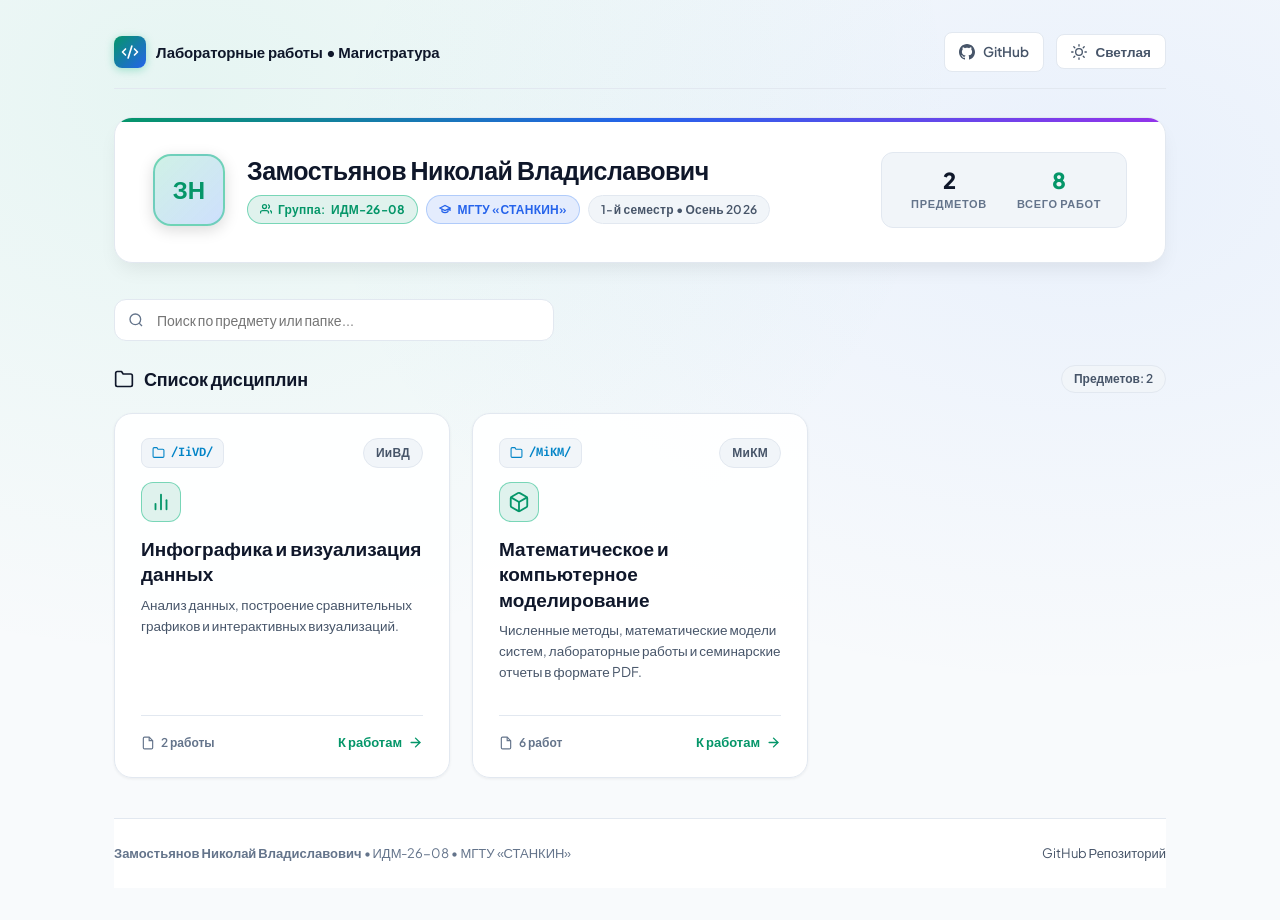
<file: index.html>
<!DOCTYPE html>
<html lang="ru" data-theme="dark">
<head>
  <meta charset="UTF-8">
  <meta name="viewport" content="width=device-width, initial-scale=1.0">
  <title>Лабораторные работы | Замостьянов Николай (ИДМ-26-08)</title>
  <meta name="description" content="Портал лабораторных работ магистратуры МГТУ «СТАНКИН». Студент: Замостьянов Николай Владиславович, группа ИДМ-26-08.">

  <!-- Google Fonts -->
  <link rel="preconnect" href="https://fonts.googleapis.com">
  <link rel="preconnect" href="https://fonts.gstatic.com" crossorigin>
  <link href="https://fonts.googleapis.com/css2?family=Fira+Code:wght@400;500;600&family=Plus+Jakarta+Sans:wght@400;500;600;700;800&display=swap" rel="stylesheet">

  <style>
    :root {
      /* Dark Theme */
      --bg-body: #0b0f17;
      --bg-surface: #121824;
      --bg-surface-elevated: #1a2234;
      --bg-card: rgba(22, 30, 46, 0.75);
      --bg-card-hover: rgba(28, 39, 60, 0.95);
      --border-color: #26334a;
      --border-hover: #3b82f6;
      --border-accent: rgba(16, 185, 129, 0.4);

      --text-main: #f1f5f9;
      --text-secondary: #94a3b8;
      --text-muted: #64748b;
      --text-highlight: #38bdf8;

      --accent-emerald: #10b981;
      --accent-emerald-soft: rgba(16, 185, 129, 0.15);
      --accent-blue: #3b82f6;
      --accent-blue-soft: rgba(59, 130, 246, 0.15);
      --accent-purple: #a855f7;
      --accent-purple-soft: rgba(168, 85, 247, 0.15);

      --code-bg: #090d14;
      --shadow-sm: 0 2px 4px rgba(0, 0, 0, 0.3);
      --shadow-md: 0 10px 25px -5px rgba(0, 0, 0, 0.4);
      --shadow-lg: 0 20px 30px -10px rgba(0, 0, 0, 0.6);

      --radius-sm: 8px;
      --radius-md: 12px;
      --radius-lg: 18px;
      --radius-full: 9999px;
    }

    [data-theme="light"] {
      --bg-body: #f8fafc;
      --bg-surface: #ffffff;
      --bg-surface-elevated: #f1f5f9;
      --bg-card: rgba(255, 255, 255, 0.95);
      --bg-card-hover: #ffffff;
      --border-color: #e2e8f0;
      --border-hover: #2563eb;
      --border-accent: rgba(16, 185, 129, 0.5);

      --text-main: #0f172a;
      --text-secondary: #475569;
      --text-muted: #64748b;
      --text-highlight: #0284c7;

      --accent-emerald: #059669;
      --accent-emerald-soft: rgba(5, 150, 105, 0.12);
      --accent-blue: #2563eb;
      --accent-blue-soft: rgba(37, 99, 235, 0.12);
      --accent-purple: #9333ea;
      --accent-purple-soft: rgba(147, 51, 234, 0.12);

      --code-bg: #f1f5f9;
      --shadow-sm: 0 1px 3px rgba(0, 0, 0, 0.06);
      --shadow-md: 0 10px 20px -5px rgba(0, 0, 0, 0.08);
      --shadow-lg: 0 20px 25px -5px rgba(0, 0, 0, 0.1);
    }

    * {
      box-sizing: border-box;
      margin: 0;
      padding: 0;
    }

    body {
      font-family: 'Plus Jakarta Sans', -apple-system, BlinkMacSystemFont, "Segoe UI", Roboto, sans-serif;
      background-color: var(--bg-body);
      color: var(--text-main);
      line-height: 1.6;
      min-height: 100vh;
      display: flex;
      flex-direction: column;
      background-image: 
        radial-gradient(at 15% 10%, rgba(16, 185, 129, 0.08) 0px, transparent 50%),
        radial-gradient(at 85% 20%, rgba(59, 130, 246, 0.08) 0px, transparent 50%);
      background-attachment: fixed;
      transition: background-color 0.3s ease, color 0.3s ease;
    }

    .container {
      max-width: 1100px;
      margin: 0 auto;
      padding: 32px 24px;
      width: 100%;
    }

    /* Top Bar */
    .top-bar {
      display: flex;
      justify-content: space-between;
      align-items: center;
      margin-bottom: 28px;
      padding-bottom: 16px;
      border-bottom: 1px solid var(--border-color);
    }

    .brand-tag {
      display: inline-flex;
      align-items: center;
      gap: 10px;
      font-weight: 700;
      font-size: 15px;
      letter-spacing: -0.01em;
      color: var(--text-main);
      text-decoration: none;
    }

    .brand-icon {
      width: 32px;
      height: 32px;
      background: linear-gradient(135deg, var(--accent-emerald), var(--accent-blue));
      border-radius: var(--radius-sm);
      display: flex;
      align-items: center;
      justify-content: center;
      color: #ffffff;
      box-shadow: 0 2px 8px rgba(16, 185, 129, 0.35);
    }

    .nav-actions {
      display: flex;
      align-items: center;
      gap: 12px;
    }

    .theme-toggle, .btn-link {
      background: var(--bg-surface);
      border: 1px solid var(--border-color);
      color: var(--text-secondary);
      padding: 8px 14px;
      border-radius: var(--radius-sm);
      cursor: pointer;
      display: inline-flex;
      align-items: center;
      gap: 8px;
      font-size: 13.5px;
      font-weight: 600;
      font-family: inherit;
      transition: all 0.2s ease;
      text-decoration: none;
    }

    .theme-toggle:hover, .btn-link:hover {
      background: var(--bg-surface-elevated);
      color: var(--text-main);
      border-color: var(--border-hover);
    }

    /* Hero / Student Card */
    .hero-card {
      background: var(--bg-surface);
      border: 1px solid var(--border-color);
      border-radius: var(--radius-lg);
      padding: 34px 38px;
      margin-bottom: 36px;
      position: relative;
      overflow: hidden;
      box-shadow: var(--shadow-md);
      backdrop-filter: blur(10px);
    }

    .hero-card::before {
      content: '';
      position: absolute;
      top: 0;
      left: 0;
      right: 0;
      height: 4px;
      background: linear-gradient(90deg, var(--accent-emerald), var(--accent-blue), var(--accent-purple));
    }

    .hero-layout {
      display: flex;
      justify-content: space-between;
      align-items: center;
      gap: 28px;
      flex-wrap: wrap;
    }

    .hero-profile {
      display: flex;
      align-items: center;
      gap: 22px;
    }

    .avatar {
      width: 72px;
      height: 72px;
      border-radius: 18px;
      background: linear-gradient(135deg, rgba(16, 185, 129, 0.2), rgba(59, 130, 246, 0.25));
      border: 2px solid var(--border-accent);
      display: flex;
      align-items: center;
      justify-content: center;
      font-size: 24px;
      font-weight: 800;
      color: var(--accent-emerald);
      flex-shrink: 0;
      box-shadow: 0 4px 15px rgba(0, 0, 0, 0.15);
    }

    .profile-info h1 {
      font-size: 25px;
      font-weight: 800;
      letter-spacing: -0.02em;
      color: var(--text-main);
      margin-bottom: 6px;
      line-height: 1.25;
    }

    .profile-badges {
      display: flex;
      flex-wrap: wrap;
      gap: 8px;
      align-items: center;
      margin-top: 8px;
    }

    .badge {
      display: inline-flex;
      align-items: center;
      gap: 6px;
      padding: 4px 12px;
      border-radius: var(--radius-full);
      font-size: 12px;
      font-weight: 600;
      letter-spacing: 0.02em;
    }

    .badge-primary {
      background: var(--accent-emerald-soft);
      color: var(--accent-emerald);
      border: 1px solid var(--border-accent);
    }

    .badge-secondary {
      background: var(--accent-blue-soft);
      color: var(--accent-blue);
      border: 1px solid rgba(59, 130, 246, 0.3);
    }

    .badge-dark {
      background: var(--bg-surface-elevated);
      color: var(--text-secondary);
      border: 1px solid var(--border-color);
    }

    .hero-stats {
      display: flex;
      gap: 20px;
      background: var(--bg-surface-elevated);
      padding: 14px 22px;
      border-radius: var(--radius-md);
      border: 1px solid var(--border-color);
    }

    .stat-item {
      text-align: center;
      min-width: 90px;
    }

    .stat-value {
      font-size: 22px;
      font-weight: 800;
      color: var(--text-main);
      line-height: 1.2;
    }

    .stat-label {
      font-size: 11px;
      font-weight: 600;
      color: var(--text-muted);
      text-transform: uppercase;
      letter-spacing: 0.06em;
      margin-top: 2px;
    }

    /* Controls Bar */
    .controls-bar {
      display: flex;
      justify-content: space-between;
      align-items: center;
      gap: 16px;
      margin-bottom: 24px;
      flex-wrap: wrap;
    }

    .search-box {
      position: relative;
      flex: 1;
      max-width: 440px;
      min-width: 260px;
    }

    .search-box input {
      width: 100%;
      background: var(--bg-surface);
      border: 1px solid var(--border-color);
      border-radius: var(--radius-md);
      padding: 11px 16px 11px 42px;
      color: var(--text-main);
      font-size: 14px;
      font-family: inherit;
      outline: none;
      transition: all 0.2s ease;
    }

    .search-box input:focus {
      border-color: var(--accent-blue);
      box-shadow: 0 0 0 3px var(--accent-blue-soft);
    }

    .search-icon {
      position: absolute;
      left: 14px;
      top: 50%;
      transform: translateY(-50%);
      color: var(--text-muted);
      pointer-events: none;
    }

    /* Section Header */
    .section-header {
      display: flex;
      justify-content: space-between;
      align-items: center;
      margin-bottom: 20px;
    }

    .section-title {
      font-size: 18px;
      font-weight: 700;
      display: flex;
      align-items: center;
      gap: 10px;
      color: var(--text-main);
      letter-spacing: -0.01em;
    }

    .section-counter {
      background: var(--bg-surface-elevated);
      border: 1px solid var(--border-color);
      color: var(--text-secondary);
      font-size: 12px;
      padding: 3px 12px;
      border-radius: var(--radius-full);
      font-weight: 600;
    }

    /* Subjects Grid */
    .subjects-grid {
      display: grid;
      grid-template-columns: repeat(auto-fill, minmax(320px, 1fr));
      gap: 22px;
      margin-bottom: 40px;
    }

    .subject-card {
      background: var(--bg-card);
      border: 1px solid var(--border-color);
      border-radius: var(--radius-lg);
      padding: 24px 26px;
      box-shadow: var(--shadow-sm);
      transition: all 0.25s ease;
      display: flex;
      flex-direction: column;
      justify-content: space-between;
      position: relative;
      text-decoration: none;
      color: inherit;
      cursor: pointer;
    }

    .subject-card:hover {
      border-color: var(--accent-emerald);
      box-shadow: var(--shadow-md);
      transform: translateY(-3px);
      background: var(--bg-card-hover);
    }

    .card-top {
      margin-bottom: 20px;
    }

    .subject-meta {
      display: flex;
      align-items: center;
      justify-content: space-between;
      gap: 10px;
      margin-bottom: 14px;
    }

    .folder-tag {
      font-family: 'Fira Code', monospace;
      font-size: 12px;
      background: var(--code-bg);
      border: 1px solid var(--border-color);
      color: var(--text-highlight);
      padding: 4px 10px;
      border-radius: var(--radius-sm);
      font-weight: 600;
      display: inline-flex;
      align-items: center;
      gap: 6px;
    }

    .subject-icon-box {
      width: 40px;
      height: 40px;
      border-radius: var(--radius-md);
      background: var(--accent-emerald-soft);
      border: 1px solid var(--border-accent);
      color: var(--accent-emerald);
      display: flex;
      align-items: center;
      justify-content: center;
      margin-bottom: 14px;
    }

    .subject-title {
      font-size: 19px;
      font-weight: 700;
      color: var(--text-main);
      line-height: 1.35;
      margin-bottom: 8px;
    }

    .subject-desc {
      font-size: 13.5px;
      color: var(--text-secondary);
      line-height: 1.55;
    }

    .card-footer {
      display: flex;
      justify-content: space-between;
      align-items: center;
      padding-top: 16px;
      border-top: 1px solid var(--border-color);
      margin-top: 12px;
    }

    .labs-count-badge {
      font-size: 12px;
      font-weight: 600;
      color: var(--text-muted);
      display: flex;
      align-items: center;
      gap: 6px;
    }

    .btn-enter {
      display: inline-flex;
      align-items: center;
      gap: 6px;
      font-size: 13px;
      font-weight: 700;
      color: var(--accent-emerald);
      transition: transform 0.2s ease;
    }

    .subject-card:hover .btn-enter {
      transform: translateX(4px);
    }

    /* Empty state */
    .empty-state {
      text-align: center;
      padding: 48px 24px;
      background: var(--bg-surface);
      border: 1px dashed var(--border-color);
      border-radius: var(--radius-lg);
      display: none;
    }

    .empty-state h4 {
      font-size: 16px;
      font-weight: 600;
      color: var(--text-main);
      margin-bottom: 6px;
    }

    .empty-state p {
      font-size: 13.5px;
      color: var(--text-muted);
    }

    /* Footer */
    footer {
      margin-top: auto;
      border-top: 1px solid var(--border-color);
      background: var(--bg-surface);
      padding: 24px 0;
      font-size: 13px;
      color: var(--text-muted);
    }

    .footer-content {
      display: flex;
      justify-content: space-between;
      align-items: center;
      flex-wrap: wrap;
      gap: 12px;
    }

    .footer-links a {
      color: var(--text-secondary);
      text-decoration: none;
      transition: color 0.2s;
    }

    .footer-links a:hover {
      color: var(--accent-emerald);
    }

    @media (max-width: 768px) {
      .hero-card {
        padding: 24px;
      }
      .hero-stats {
        width: 100%;
        justify-content: space-around;
      }
      .subjects-grid {
        grid-template-columns: 1fr;
      }
    }
  </style>
</head>
<body>

<div class="container">

  <!-- Навигационная панель -->
  <header class="top-bar">
    <a href="index.html" class="brand-tag">
      <div class="brand-icon">
        <svg width="18" height="18" viewBox="0 0 24 24" fill="none" stroke="currentColor" stroke-width="2.2" stroke-linecap="round" stroke-linejoin="round">
          <path d="m18 16 4-4-4-4"/>
          <path d="m6 8-4 4 4 4"/>
          <path d="m14.5 4-5 16"/>
        </svg>
      </div>
      <span>Лабораторные работы • Магистратура</span>
    </a>

    <div class="nav-actions">
      <a href="https://github.com/KHaZzTuKBa/labs-mag-sem-1" target="_blank" rel="noopener noreferrer" class="btn-link" title="Открыть репозиторий на GitHub">
        <svg width="16" height="16" viewBox="0 0 24 24" fill="currentColor">
          <path d="M12 0c-6.626 0-12 5.373-12 12 0 5.302 3.438 9.8 8.207 11.387.599.111.793-.261.793-.577v-2.234c-3.338.726-4.033-1.416-4.033-1.416-.546-1.387-1.333-1.756-1.333-1.756-1.089-.745.083-.729.083-.729 1.205.084 1.839 1.237 1.839 1.237 1.07 1.834 2.807 1.304 3.492.997.107-.775.418-1.305.762-1.604-2.665-.305-5.467-1.334-5.467-5.931 0-1.311.469-2.381 1.236-3.221-.124-.303-.535-1.524.117-3.176 0 0 1.008-.322 3.301 1.23.957-.266 1.983-.399 3.003-.404 1.02.005 2.047.138 3.006.404 2.291-1.552 3.297-1.23 3.297-1.23.653 1.653.242 2.874.118 3.176.77.84 1.235 1.911 1.235 3.221 0 4.609-2.807 5.624-5.479 5.921.43.372.823 1.102.823 2.222v3.293c0 .319.192.694.801.576 4.765-1.589 8.199-6.086 8.199-11.386 0-6.627-5.373-12-12-12z"/>
        </svg>
        GitHub
      </a>

      <button id="themeToggle" class="theme-toggle" type="button" aria-label="Переключить тему оформления">
        <svg id="themeIcon" width="16" height="16" viewBox="0 0 24 24" fill="none" stroke="currentColor" stroke-width="2" stroke-linecap="round" stroke-linejoin="round">
          <circle cx="12" cy="12" r="5"/>
          <line x1="12" y1="1" x2="12" y2="3"/>
          <line x1="12" y1="21" x2="12" y2="23"/>
          <line x1="4.22" y1="4.22" x2="5.64" y2="5.64"/>
          <line x1="18.36" y1="18.36" x2="19.78" y2="19.78"/>
          <line x1="1" y1="12" x2="3" y2="12"/>
          <line x1="21" y1="12" x2="23" y2="12"/>
          <line x1="4.22" y1="19.78" x2="5.64" y2="18.36"/>
          <line x1="18.36" y1="5.64" x2="19.78" y2="4.22"/>
        </svg>
        <span id="themeLabel">Тема</span>
      </button>
    </div>
  </header>

  <!-- Карточка студента -->
  <section class="hero-card">
    <div class="hero-layout">
      <div class="hero-profile">
        <div class="avatar" title="Замостьянов Николай">ЗН</div>
        <div class="profile-info">
          <h1>Замостьянов Николай Владиславович</h1>
          <div class="profile-badges">
            <span class="badge badge-primary">
              <svg width="12" height="12" viewBox="0 0 24 24" fill="none" stroke="currentColor" stroke-width="2.5">
                <path d="M17 21v-2a4 4 0 0 0-4-4H5a4 4 0 0 0-4 4v2"/>
                <circle cx="9" cy="7" r="4"/>
                <path d="M23 21v-2a4 4 0 0 0-3-3.87"/>
                <path d="M16 3.13a4 4 0 0 1 0 7.75"/>
              </svg>
              Группа: <strong>ИДМ-26-08</strong>
            </span>
            <span class="badge badge-secondary">
              <svg width="12" height="12" viewBox="0 0 24 24" fill="none" stroke="currentColor" stroke-width="2.5">
                <path d="M22 10v6M2 10l10-5 10 5-10 5z"/>
                <path d="M6 12v5c3 3 9 3 12 0v-5"/>
              </svg>
              МГТУ «СТАНКИН»
            </span>
            <span class="badge badge-dark">
              1-й семестр • Осень 2026
            </span>
          </div>
        </div>
      </div>

      <div class="hero-stats">
        <div class="stat-item">
          <div class="stat-value" id="statSubjects">2</div>
          <div class="stat-label">Предметов</div>
        </div>
        <div class="stat-item">
          <div class="stat-value" style="color: var(--accent-emerald);" id="statTotalLabs">8</div>
          <div class="stat-label">Всего работ</div>
        </div>
      </div>
    </div>
  </section>

  <!-- Панель поиска -->
  <section class="controls-bar">
    <div class="search-box">
      <svg class="search-icon" width="16" height="16" viewBox="0 0 24 24" fill="none" stroke="currentColor" stroke-width="2">
        <circle cx="11" cy="11" r="8"/>
        <line x1="21" y1="21" x2="16.65" y2="16.65"/>
      </svg>
      <input type="text" id="searchInput" placeholder="Поиск по предмету или папке..." autocomplete="off">
    </div>
  </section>

  <!-- Список предметов -->
  <main>
    <div class="section-header">
      <h2 class="section-title">
        <svg width="20" height="20" viewBox="0 0 24 24" fill="none" stroke="currentColor" stroke-width="2" stroke-linecap="round" stroke-linejoin="round">
          <path d="M22 19a2 2 0 0 1-2 2H4a2 2 0 0 1-2-2V5a2 2 0 0 1 2-2h5l2 3h9a2 2 0 0 1 2 2z"/>
        </svg>
        Список дисциплин
      </h2>
      <span class="section-counter" id="cardsCounter">Предметов: 2</span>
    </div>

    <div class="subjects-grid" id="subjectsContainer">
      <!-- Генерируется динамически через JS -->
    </div>

    <div class="empty-state" id="emptyState">
      <h4>Предмет не найден</h4>
      <p>Попробуйте изменить поисковый запрос.</p>
    </div>
  </main>

  <!-- Подвал сайта -->
  <footer>
    <div class="container footer-content" style="padding: 0;">
      <div>
        <strong>Замостьянов Николай Владиславович</strong> • ИДМ-26-08 • МГТУ «СТАНКИН»
      </div>
      <div class="footer-links">
        <a href="https://github.com/KHaZzTuKBa/labs-mag-sem-1" target="_blank" rel="noopener noreferrer">GitHub Репозиторий</a>
      </div>
    </div>
  </footer>

</div>

<script>
  /**
   * =======================================================================
   * ИНСТРУКЦИЯ ДЛЯ AI-АГЕНТА И РАЗРАБОТЧИКА:
   * Чтобы добавить новую дисциплину (предмет):
   * 1. Создайте в корне репозитория папку с кодом предмета (например, `BD/` или `WEB/`).
   * 2. Скопируйте шаблон `index.html` из папки `IiVD/` в новую папку предмета и настройте список лаб.
   * 3. Добавьте запись о предмете в массив SUBJECTS_DATA ниже.
   * =======================================================================
   */
  const SUBJECTS_DATA = [
    {
      id: "IiVD",
      folder: "IiVD",
      name: "Инфографика и визуализация данных",
      code: "ИиВД",
      description: "Анализ данных, построение сравнительных графиков и интерактивных визуализаций.",
      icon: "chart",
      link: "IiVD/index.html",
      labsCount: 2
    },
    {
      id: "MiKM",
      folder: "MiKM",
      name: "Математическое и компьютерное моделирование",
      code: "МиКМ",
      description: "Численные методы, математические модели систем, лабораторные работы и семинарские отчеты в формате PDF.",
      icon: "cube",
      link: "MiKM/index.html",
      labsCount: 6
    }
    /*
    Пример для добавления следующего предмета:
    ,
    {
      id: "BD",
      folder: "BD",
      name: "Базы данных",
      code: "БД",
      description: "Проектирование реляционных баз данных и оптимизация запросов.",
      icon: "database",
      link: "BD/index.html",
      labsCount: 0
    }
    */
  ];

  // Иконка предмета
  function getSubjectIcon(type) {
    if (type === "chart") {
      return `<svg width="22" height="22" viewBox="0 0 24 24" fill="none" stroke="currentColor" stroke-width="2" stroke-linecap="round" stroke-linejoin="round">
        <line x1="18" y1="20" x2="18" y2="10"/>
        <line x1="12" y1="20" x2="12" y2="4"/>
        <line x1="6" y1="20" x2="6" y2="14"/>
      </svg>`;
    }
    if (type === "cube" || type === "model") {
      return `<svg width="22" height="22" viewBox="0 0 24 24" fill="none" stroke="currentColor" stroke-width="2" stroke-linecap="round" stroke-linejoin="round">
        <path d="M21 16V8a2 2 0 0 0-1-1.73l-7-4a2 2 0 0 0-2 0l-7 4A2 2 0 0 0 3 8v8a2 2 0 0 0 1 1.73l7 4a2 2 0 0 0 2 0l7-4A2 2 0 0 0 21 16z"/>
        <polyline points="3.27 6.96 12 12.01 20.73 6.96"/>
        <line x1="12" y1="22.08" x2="12" y2="12"/>
      </svg>`;
    }
    return `<svg width="22" height="22" viewBox="0 0 24 24" fill="none" stroke="currentColor" stroke-width="2" stroke-linecap="round" stroke-linejoin="round">
      <path d="M22 19a2 2 0 0 1-2 2H4a2 2 0 0 1-2-2V5a2 2 0 0 1 2-2h5l2 3h9a2 2 0 0 1 2 2z"/>
    </svg>`;
  }

  // Склонение существительных
  function getNoun(number, one, two, five) {
    let n = Math.abs(number);
    n %= 100;
    if (n >= 5 && n <= 20) return five;
    n %= 10;
    if (n === 1) return one;
    if (n >= 2 && n <= 4) return two;
    return five;
  }

  // Обновление счетчиков
  function updateStats() {
    const totalSubjects = SUBJECTS_DATA.length;
    let totalLabs = 0;
    SUBJECTS_DATA.forEach(sub => totalLabs += (sub.labsCount || 0));

    document.getElementById("statSubjects").textContent = totalSubjects;
    document.getElementById("statTotalLabs").textContent = totalLabs;
  }

  // Отрисовка карточек предметов
  function renderSubjects(query = "") {
    const container = document.getElementById("subjectsContainer");
    const emptyState = document.getElementById("emptyState");
    const counter = document.getElementById("cardsCounter");
    const normalizedQuery = query.trim().toLowerCase();

    container.innerHTML = "";

    const filtered = SUBJECTS_DATA.filter(sub => {
      if (!normalizedQuery) return true;
      return sub.name.toLowerCase().includes(normalizedQuery) ||
             sub.folder.toLowerCase().includes(normalizedQuery) ||
             (sub.code && sub.code.toLowerCase().includes(normalizedQuery)) ||
             sub.description.toLowerCase().includes(normalizedQuery);
    });

    counter.textContent = `Предметов: ${filtered.length}`;

    if (filtered.length === 0) {
      emptyState.style.display = "block";
      return;
    } else {
      emptyState.style.display = "none";
    }

    filtered.forEach(sub => {
      const card = document.createElement("a");
      card.href = sub.link;
      card.className = "subject-card";
      card.title = `Открыть предмет «${sub.name}»`;

      const labsWord = getNoun(sub.labsCount, 'работа', 'работы', 'работ');

      card.innerHTML = `
        <div class="card-top">
          <div class="subject-meta">
            <span class="folder-tag">
              <svg width="13" height="13" viewBox="0 0 24 24" fill="none" stroke="currentColor" stroke-width="2">
                <path d="M22 19a2 2 0 0 1-2 2H4a2 2 0 0 1-2-2V5a2 2 0 0 1 2-2h5l2 3h9a2 2 0 0 1 2 2z"/>
              </svg>
              /${sub.folder}/
            </span>
            <span class="badge badge-dark">${sub.code || ''}</span>
          </div>

          <div class="subject-icon-box">
            ${getSubjectIcon(sub.icon)}
          </div>

          <h3 class="subject-title">${sub.name}</h3>
          <p class="subject-desc">${sub.description}</p>
        </div>

        <div class="card-footer">
          <span class="labs-count-badge">
            <svg width="14" height="14" viewBox="0 0 24 24" fill="none" stroke="currentColor" stroke-width="2">
              <path d="M14 2H6a2 2 0 0 0-2 2v16a2 2 0 0 0 2 2h12a2 2 0 0 0 2-2V8z"/>
              <polyline points="14 2 14 8 20 8"/>
            </svg>
            ${sub.labsCount} ${labsWord}
          </span>
          <span class="btn-enter">
            К работам
            <svg width="15" height="15" viewBox="0 0 24 24" fill="none" stroke="currentColor" stroke-width="2.2" stroke-linecap="round" stroke-linejoin="round">
              <path d="M5 12h14"/>
              <path d="m12 5 7 7-7 7"/>
            </svg>
          </span>
        </div>
      `;

      container.appendChild(card);
    });
  }

  // Управление темой
  const themeToggle = document.getElementById("themeToggle");
  const themeLabel = document.getElementById("themeLabel");

  function setTheme(theme) {
    document.documentElement.setAttribute("data-theme", theme);
    localStorage.setItem("labs_theme", theme);
    themeLabel.textContent = theme === "dark" ? "Темная" : "Светлая";
  }

  const savedTheme = localStorage.getItem("labs_theme") || 
    (window.matchMedia && window.matchMedia("(prefers-color-scheme: light)").matches ? "light" : "dark");
  setTheme(savedTheme);

  themeToggle.addEventListener("click", () => {
    const current = document.documentElement.getAttribute("data-theme");
    setTheme(current === "dark" ? "light" : "dark");
  });

  // Поиск
  const searchInput = document.getElementById("searchInput");
  searchInput.addEventListener("input", (e) => {
    renderSubjects(e.target.value);
  });

  // Инициализация
  updateStats();
  renderSubjects();
</script>

</body>
</html>
</file>
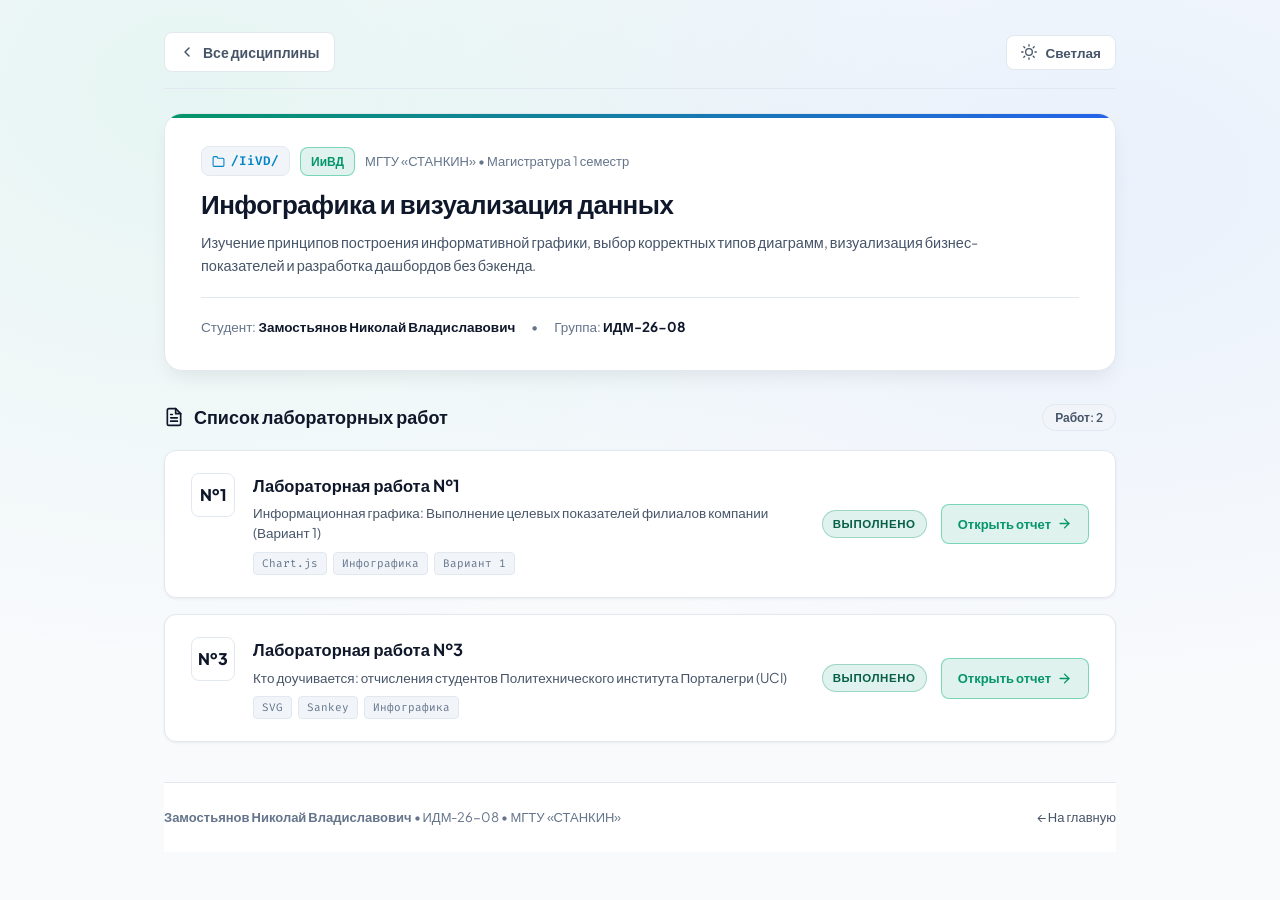
<file: IiVD/index.html>
<!DOCTYPE html>
<html lang="ru" data-theme="dark">
<head>
  <meta charset="UTF-8">
  <meta name="viewport" content="width=device-width, initial-scale=1.0">
  <title>ИиВД • Инфографика и визуализация данных | Замостьянов Н. В.</title>
  <meta name="description" content="Лабораторные работы по курсу «Инфографика и визуализация данных». Студент: Замостьянов Николай Владиславович, группа ИДМ-26-08.">

  <!-- Google Fonts -->
  <link rel="preconnect" href="https://fonts.googleapis.com">
  <link rel="preconnect" href="https://fonts.gstatic.com" crossorigin>
  <link href="https://fonts.googleapis.com/css2?family=Fira+Code:wght@400;500;600&family=Plus+Jakarta+Sans:wght@400;500;600;700;800&display=swap" rel="stylesheet">

  <style>
    :root {
      /* Dark Theme */
      --bg-body: #0b0f17;
      --bg-surface: #121824;
      --bg-surface-elevated: #1a2234;
      --bg-card: rgba(22, 30, 46, 0.75);
      --bg-card-hover: rgba(28, 39, 60, 0.95);
      --border-color: #26334a;
      --border-hover: #3b82f6;
      --border-accent: rgba(16, 185, 129, 0.4);

      --text-main: #f1f5f9;
      --text-secondary: #94a3b8;
      --text-muted: #64748b;
      --text-highlight: #38bdf8;

      --accent-emerald: #10b981;
      --accent-emerald-soft: rgba(16, 185, 129, 0.15);
      --accent-blue: #3b82f6;
      --accent-blue-soft: rgba(59, 130, 246, 0.15);

      --status-done-bg: rgba(16, 185, 129, 0.18);
      --status-done-text: #34d399;
      --status-done-border: rgba(16, 185, 129, 0.35);

      --status-progress-bg: rgba(245, 158, 11, 0.18);
      --status-progress-text: #fbbf24;
      --status-progress-border: rgba(245, 158, 11, 0.35);

      --status-planned-bg: rgba(100, 116, 139, 0.18);
      --status-planned-text: #94a3b8;
      --status-planned-border: rgba(100, 116, 139, 0.35);

      --code-bg: #090d14;
      --shadow-sm: 0 2px 4px rgba(0, 0, 0, 0.3);
      --shadow-md: 0 10px 25px -5px rgba(0, 0, 0, 0.4);
      --shadow-lg: 0 20px 30px -10px rgba(0, 0, 0, 0.6);

      --radius-sm: 8px;
      --radius-md: 12px;
      --radius-lg: 18px;
      --radius-full: 9999px;
    }

    [data-theme="light"] {
      --bg-body: #f8fafc;
      --bg-surface: #ffffff;
      --bg-surface-elevated: #f1f5f9;
      --bg-card: rgba(255, 255, 255, 0.95);
      --bg-card-hover: #ffffff;
      --border-color: #e2e8f0;
      --border-hover: #2563eb;
      --border-accent: rgba(16, 185, 129, 0.5);

      --text-main: #0f172a;
      --text-secondary: #475569;
      --text-muted: #64748b;
      --text-highlight: #0284c7;

      --accent-emerald: #059669;
      --accent-emerald-soft: rgba(5, 150, 105, 0.12);
      --accent-blue: #2563eb;
      --accent-blue-soft: rgba(37, 99, 235, 0.12);

      --status-done-bg: rgba(5, 150, 105, 0.12);
      --status-done-text: #065f46;
      --status-done-border: rgba(5, 150, 105, 0.3);

      --status-progress-bg: rgba(217, 119, 6, 0.12);
      --status-progress-text: #92400e;
      --status-progress-border: rgba(217, 119, 6, 0.3);

      --status-planned-bg: rgba(100, 116, 139, 0.12);
      --status-planned-text: #475569;
      --status-planned-border: rgba(100, 116, 139, 0.25);

      --code-bg: #f1f5f9;
      --shadow-sm: 0 1px 3px rgba(0, 0, 0, 0.06);
      --shadow-md: 0 10px 20px -5px rgba(0, 0, 0, 0.08);
      --shadow-lg: 0 20px 25px -5px rgba(0, 0, 0, 0.1);
    }

    * {
      box-sizing: border-box;
      margin: 0;
      padding: 0;
    }

    body {
      font-family: 'Plus Jakarta Sans', -apple-system, BlinkMacSystemFont, "Segoe UI", Roboto, sans-serif;
      background-color: var(--bg-body);
      color: var(--text-main);
      line-height: 1.6;
      min-height: 100vh;
      display: flex;
      flex-direction: column;
      background-image: 
        radial-gradient(at 15% 10%, rgba(16, 185, 129, 0.08) 0px, transparent 50%),
        radial-gradient(at 85% 20%, rgba(59, 130, 246, 0.08) 0px, transparent 50%);
      background-attachment: fixed;
      transition: background-color 0.3s ease, color 0.3s ease;
    }

    .container {
      max-width: 1000px;
      margin: 0 auto;
      padding: 32px 24px;
      width: 100%;
    }

    /* Top Bar */
    .top-bar {
      display: flex;
      justify-content: space-between;
      align-items: center;
      margin-bottom: 24px;
      padding-bottom: 16px;
      border-bottom: 1px solid var(--border-color);
    }

    .back-btn {
      display: inline-flex;
      align-items: center;
      gap: 8px;
      color: var(--text-secondary);
      font-size: 14px;
      font-weight: 600;
      text-decoration: none;
      padding: 8px 14px;
      background: var(--bg-surface);
      border: 1px solid var(--border-color);
      border-radius: var(--radius-sm);
      transition: all 0.2s ease;
    }

    .back-btn:hover {
      color: var(--text-main);
      border-color: var(--border-hover);
      background: var(--bg-surface-elevated);
      transform: translateX(-2px);
    }

    .theme-toggle {
      background: var(--bg-surface);
      border: 1px solid var(--border-color);
      color: var(--text-secondary);
      padding: 8px 14px;
      border-radius: var(--radius-sm);
      cursor: pointer;
      display: inline-flex;
      align-items: center;
      gap: 8px;
      font-size: 13.5px;
      font-weight: 600;
      font-family: inherit;
      transition: all 0.2s ease;
    }

    .theme-toggle:hover {
      background: var(--bg-surface-elevated);
      color: var(--text-main);
      border-color: var(--border-hover);
    }

    /* Subject Header Card */
    .subject-header-card {
      background: var(--bg-surface);
      border: 1px solid var(--border-color);
      border-radius: var(--radius-lg);
      padding: 32px 36px;
      margin-bottom: 32px;
      box-shadow: var(--shadow-md);
      position: relative;
      overflow: hidden;
    }

    .subject-header-card::before {
      content: '';
      position: absolute;
      top: 0;
      left: 0;
      right: 0;
      height: 4px;
      background: linear-gradient(90deg, var(--accent-emerald), var(--accent-blue));
    }

    .subject-top-meta {
      display: flex;
      align-items: center;
      gap: 10px;
      margin-bottom: 12px;
      flex-wrap: wrap;
    }

    .folder-tag {
      font-family: 'Fira Code', monospace;
      font-size: 12.5px;
      background: var(--code-bg);
      border: 1px solid var(--border-color);
      color: var(--text-highlight);
      padding: 4px 10px;
      border-radius: var(--radius-sm);
      font-weight: 600;
      display: inline-flex;
      align-items: center;
      gap: 6px;
    }

    .badge-code {
      background: var(--accent-emerald-soft);
      color: var(--accent-emerald);
      border: 1px solid var(--border-accent);
      padding: 4px 10px;
      border-radius: var(--radius-sm);
      font-size: 12px;
      font-weight: 700;
    }

    .subject-title {
      font-size: 26px;
      font-weight: 800;
      letter-spacing: -0.02em;
      color: var(--text-main);
      margin-bottom: 10px;
      line-height: 1.25;
    }

    .subject-desc {
      font-size: 14.5px;
      color: var(--text-secondary);
      max-width: 780px;
      line-height: 1.6;
      margin-bottom: 20px;
    }

    .student-compact-info {
      display: flex;
      align-items: center;
      gap: 16px;
      padding-top: 18px;
      border-top: 1px solid var(--border-color);
      flex-wrap: wrap;
      font-size: 13.5px;
      color: var(--text-muted);
    }

    .student-compact-info strong {
      color: var(--text-main);
    }

    /* Section Title */
    .section-title-bar {
      display: flex;
      justify-content: space-between;
      align-items: center;
      margin-bottom: 18px;
    }

    .section-title {
      font-size: 18px;
      font-weight: 700;
      display: flex;
      align-items: center;
      gap: 10px;
      color: var(--text-main);
    }

    .labs-count-tag {
      font-size: 12px;
      color: var(--text-secondary);
      background: var(--bg-surface-elevated);
      border: 1px solid var(--border-color);
      padding: 3px 12px;
      border-radius: var(--radius-full);
      font-weight: 600;
    }

    /* Labs List */
    .labs-grid {
      display: grid;
      gap: 16px;
      margin-bottom: 40px;
    }

    .lab-card {
      background: var(--bg-surface);
      border: 1px solid var(--border-color);
      border-radius: var(--radius-md);
      padding: 22px 26px;
      box-shadow: var(--shadow-sm);
      display: flex;
      justify-content: space-between;
      align-items: center;
      gap: 20px;
      text-decoration: none;
      color: inherit;
      transition: all 0.2s ease;
    }

    .lab-card:hover {
      background: var(--bg-surface-elevated);
      border-color: var(--accent-emerald);
      box-shadow: var(--shadow-md);
      transform: translateY(-2px);
    }

    .lab-main-col {
      display: flex;
      align-items: flex-start;
      gap: 18px;
      flex: 1;
      min-width: 0;
    }

    .lab-badge-num {
      width: 44px;
      height: 44px;
      border-radius: var(--radius-sm);
      background: var(--bg-card);
      border: 1px solid var(--border-color);
      color: var(--text-main);
      font-size: 16px;
      font-weight: 800;
      display: flex;
      align-items: center;
      justify-content: center;
      flex-shrink: 0;
    }

    .lab-texts {
      min-width: 0;
    }

    .lab-title-row {
      display: flex;
      align-items: center;
      gap: 10px;
      flex-wrap: wrap;
      margin-bottom: 4px;
    }

    .lab-name {
      font-size: 16.5px;
      font-weight: 700;
      color: var(--text-main);
    }

    .lab-subtitle {
      font-size: 13.5px;
      color: var(--text-secondary);
      line-height: 1.5;
    }

    .lab-tags {
      display: flex;
      gap: 6px;
      flex-wrap: wrap;
      margin-top: 8px;
    }

    .tag-item {
      font-size: 11px;
      padding: 2px 8px;
      border-radius: 4px;
      background: var(--code-bg);
      border: 1px solid var(--border-color);
      color: var(--text-muted);
      font-family: 'Fira Code', monospace;
    }

    .lab-actions-col {
      display: flex;
      align-items: center;
      gap: 14px;
      flex-shrink: 0;
    }

    .status-badge {
      font-size: 11.5px;
      font-weight: 700;
      padding: 4px 10px;
      border-radius: var(--radius-full);
      text-transform: uppercase;
      letter-spacing: 0.05em;
    }

    .status-badge.done {
      background: var(--status-done-bg);
      color: var(--status-done-text);
      border: 1px solid var(--status-done-border);
    }

    .status-badge.in-progress {
      background: var(--status-progress-bg);
      color: var(--status-progress-text);
      border: 1px solid var(--status-progress-border);
    }

    .status-badge.planned {
      background: var(--status-planned-bg);
      color: var(--status-planned-text);
      border: 1px solid var(--status-planned-border);
    }

    .btn-view {
      display: inline-flex;
      align-items: center;
      gap: 6px;
      padding: 9px 16px;
      font-size: 13px;
      font-weight: 700;
      background: var(--accent-emerald-soft);
      color: var(--accent-emerald);
      border: 1px solid var(--border-accent);
      border-radius: var(--radius-sm);
      transition: all 0.2s ease;
    }

    .lab-card:hover .btn-view {
      background: var(--accent-emerald);
      color: #ffffff;
    }

    /* Footer */
    footer {
      margin-top: auto;
      border-top: 1px solid var(--border-color);
      background: var(--bg-surface);
      padding: 24px 0;
      font-size: 13px;
      color: var(--text-muted);
    }

    .footer-content {
      display: flex;
      justify-content: space-between;
      align-items: center;
      flex-wrap: wrap;
      gap: 12px;
    }

    .footer-content a {
      color: var(--text-secondary);
      text-decoration: none;
      transition: color 0.2s;
    }

    .footer-content a:hover {
      color: var(--accent-emerald);
    }

    @media (max-width: 768px) {
      .subject-header-card {
        padding: 24px;
      }
      .lab-card {
        flex-direction: column;
        align-items: flex-start;
      }
      .lab-actions-col {
        width: 100%;
        justify-content: space-between;
        padding-top: 12px;
        margin-top: 6px;
        border-top: 1px dashed var(--border-color);
      }
    }
  </style>
</head>
<body>

<div class="container">

  <!-- Верхняя строка навигации -->
  <header class="top-bar">
    <a href="../index.html" class="back-btn">
      <svg width="16" height="16" viewBox="0 0 24 24" fill="none" stroke="currentColor" stroke-width="2.2" stroke-linecap="round" stroke-linejoin="round">
        <path d="m15 18-6-6 6-6"/>
      </svg>
      Все дисциплины
    </a>

    <button id="themeToggle" class="theme-toggle" type="button" aria-label="Переключить тему">
      <svg id="themeIcon" width="16" height="16" viewBox="0 0 24 24" fill="none" stroke="currentColor" stroke-width="2" stroke-linecap="round" stroke-linejoin="round">
        <circle cx="12" cy="12" r="5"/>
        <line x1="12" y1="1" x2="12" y2="3"/>
        <line x1="12" y1="21" x2="12" y2="23"/>
        <line x1="4.22" y1="4.22" x2="5.64" y2="5.64"/>
        <line x1="18.36" y1="18.36" x2="19.78" y2="19.78"/>
        <line x1="1" y1="12" x2="3" y2="12"/>
        <line x1="21" y1="12" x2="23" y2="12"/>
        <line x1="4.22" y1="19.78" x2="5.64" y2="18.36"/>
        <line x1="18.36" y1="5.64" x2="19.78" y2="4.22"/>
      </svg>
      <span id="themeLabel">Тема</span>
    </button>
  </header>

  <!-- Карточка дисциплины -->
  <section class="subject-header-card">
    <div class="subject-top-meta">
      <span class="folder-tag">
        <svg width="13" height="13" viewBox="0 0 24 24" fill="none" stroke="currentColor" stroke-width="2">
          <path d="M22 19a2 2 0 0 1-2 2H4a2 2 0 0 1-2-2V5a2 2 0 0 1 2-2h5l2 3h9a2 2 0 0 1 2 2z"/>
        </svg>
        /IiVD/
      </span>
      <span class="badge-code">ИиВД</span>
      <span style="font-size: 13px; color: var(--text-muted);">МГТУ «СТАНКИН» • Магистратура 1 семестр</span>
    </div>

    <h1 class="subject-title">Инфографика и визуализация данных</h1>
    <p class="subject-desc">
      Изучение принципов построения информативной графики, выбор корректных типов диаграмм, визуализация бизнес-показателей и разработка дашбордов без бэкенда.
    </p>

    <div class="student-compact-info">
      <div>Студент: <strong>Замостьянов Николай Владиславович</strong></div>
      <div>•</div>
      <div>Группа: <strong>ИДМ-26-08</strong></div>
    </div>
  </section>

  <!-- Список лабораторных работ по предмету -->
  <main>
    <div class="section-title-bar">
      <h2 class="section-title">
        <svg width="20" height="20" viewBox="0 0 24 24" fill="none" stroke="currentColor" stroke-width="2" stroke-linecap="round" stroke-linejoin="round">
          <path d="M14 2H6a2 2 0 0 0-2 2v16a2 2 0 0 0 2 2h12a2 2 0 0 0 2-2V8z"/>
          <polyline points="14 2 14 8 20 8"/>
          <line x1="16" y1="13" x2="8" y2="13"/>
          <line x1="16" y1="17" x2="8" y2="17"/>
          <polyline points="10 9 9 9 8 9"/>
        </svg>
        Список лабораторных работ
      </h2>
      <span class="labs-count-tag" id="labsCountTag">Работ: 2</span>
    </div>

    <div class="labs-grid" id="labsContainer">
      <!-- Генерируется из массива LABS -->
    </div>
  </main>

  <!-- Подвал -->
  <footer>
    <div class="container footer-content" style="padding: 0;">
      <div>
        <strong>Замостьянов Николай Владиславович</strong> • ИДМ-26-08 • МГТУ «СТАНКИН»
      </div>
      <div>
        <a href="../index.html">← На главную</a>
      </div>
    </div>
  </footer>

</div>

<script>
  /**
   * =======================================================================
   * ИНСТРУКЦИЯ ДЛЯ AI-АГЕНТА И РАЗРАБОТЧИКА:
   * Чтобы добавить новую лабораторную работу в эту дисциплину:
   * 1. Создайте в этой папке подпапку (например, `LR2/`) с файлом `index.html`.
   * 2. Добавьте запись о работе в массив LABS ниже:
   *    {
   *      num: 2,
   *      title: "Лабораторная работа №2",
   *      subtitle: "Тема и описание лабораторной работы",
   *      path: "LR2/index.html",
   *      status: "done", // "done", "in-progress" или "planned"
   *      tags: ["Chart.js", "Тема"]
   *    }
   * 3. В корневом index.html увеличьте labsCount у этого предмета.
   * =======================================================================
   */
  const LABS = [
    {
      num: 1,
      title: "Лабораторная работа №1",
      subtitle: "Информационная графика: Выполнение целевых показателей филиалов компании (Вариант 1)",
      path: "LR1/index.html",
      status: "done",
      tags: ["Chart.js", "Инфографика", "Вариант 1"]
    },
    {
      num: 3,
      title: "Лабораторная работа №3",
      subtitle: "Кто доучивается: отчисления студентов Политехнического института Порталегри (UCI)",
      path: "LR3/index.html",
      status: "done",
      tags: ["SVG", "Sankey", "Инфографика"]
    }
  ];

  function getStatusInfo(status) {
    switch (status) {
      case "done":
        return { label: "Выполнено", className: "done" };
      case "in-progress":
        return { label: "В работе", className: "in-progress" };
      default:
        return { label: "Запланировано", className: "planned" };
    }
  }

  function renderLabs() {
    const container = document.getElementById("labsContainer");
    const countTag = document.getElementById("labsCountTag");
    container.innerHTML = "";

    countTag.textContent = `Работ: ${LABS.length}`;

    LABS.forEach(lab => {
      const status = getStatusInfo(lab.status);
      const card = document.createElement("a");
      card.href = lab.path;
      card.className = "lab-card";
      card.title = `Открыть ${lab.title}`;

      const tagsHtml = (lab.tags || []).map(t => `<span class="tag-item">${t}</span>`).join("");

      card.innerHTML = `
        <div class="lab-main-col">
          <div class="lab-badge-num">№${lab.num}</div>
          <div class="lab-texts">
            <div class="lab-title-row">
              <h3 class="lab-name">${lab.title}</h3>
            </div>
            <p class="lab-subtitle">${lab.subtitle}</p>
            <div class="lab-tags">
              ${tagsHtml}
            </div>
          </div>
        </div>

        <div class="lab-actions-col">
          <span class="status-badge ${status.className}">${status.label}</span>
          <span class="btn-view">
            Открыть отчет
            <svg width="15" height="15" viewBox="0 0 24 24" fill="none" stroke="currentColor" stroke-width="2.2" stroke-linecap="round" stroke-linejoin="round">
              <path d="M5 12h14"/>
              <path d="m12 5 7 7-7 7"/>
            </svg>
          </span>
        </div>
      `;

      container.appendChild(card);
    });
  }

  // Синхронизация темы оформления
  const themeToggle = document.getElementById("themeToggle");
  const themeLabel = document.getElementById("themeLabel");

  function setTheme(theme) {
    document.documentElement.setAttribute("data-theme", theme);
    localStorage.setItem("labs_theme", theme);
    themeLabel.textContent = theme === "dark" ? "Темная" : "Светлая";
  }

  const savedTheme = localStorage.getItem("labs_theme") || 
    (window.matchMedia && window.matchMedia("(prefers-color-scheme: light)").matches ? "light" : "dark");
  setTheme(savedTheme);

  themeToggle.addEventListener("click", () => {
    const current = document.documentElement.getAttribute("data-theme");
    setTheme(current === "dark" ? "light" : "dark");
  });

  renderLabs();
</script>

</body>
</html>
</file>
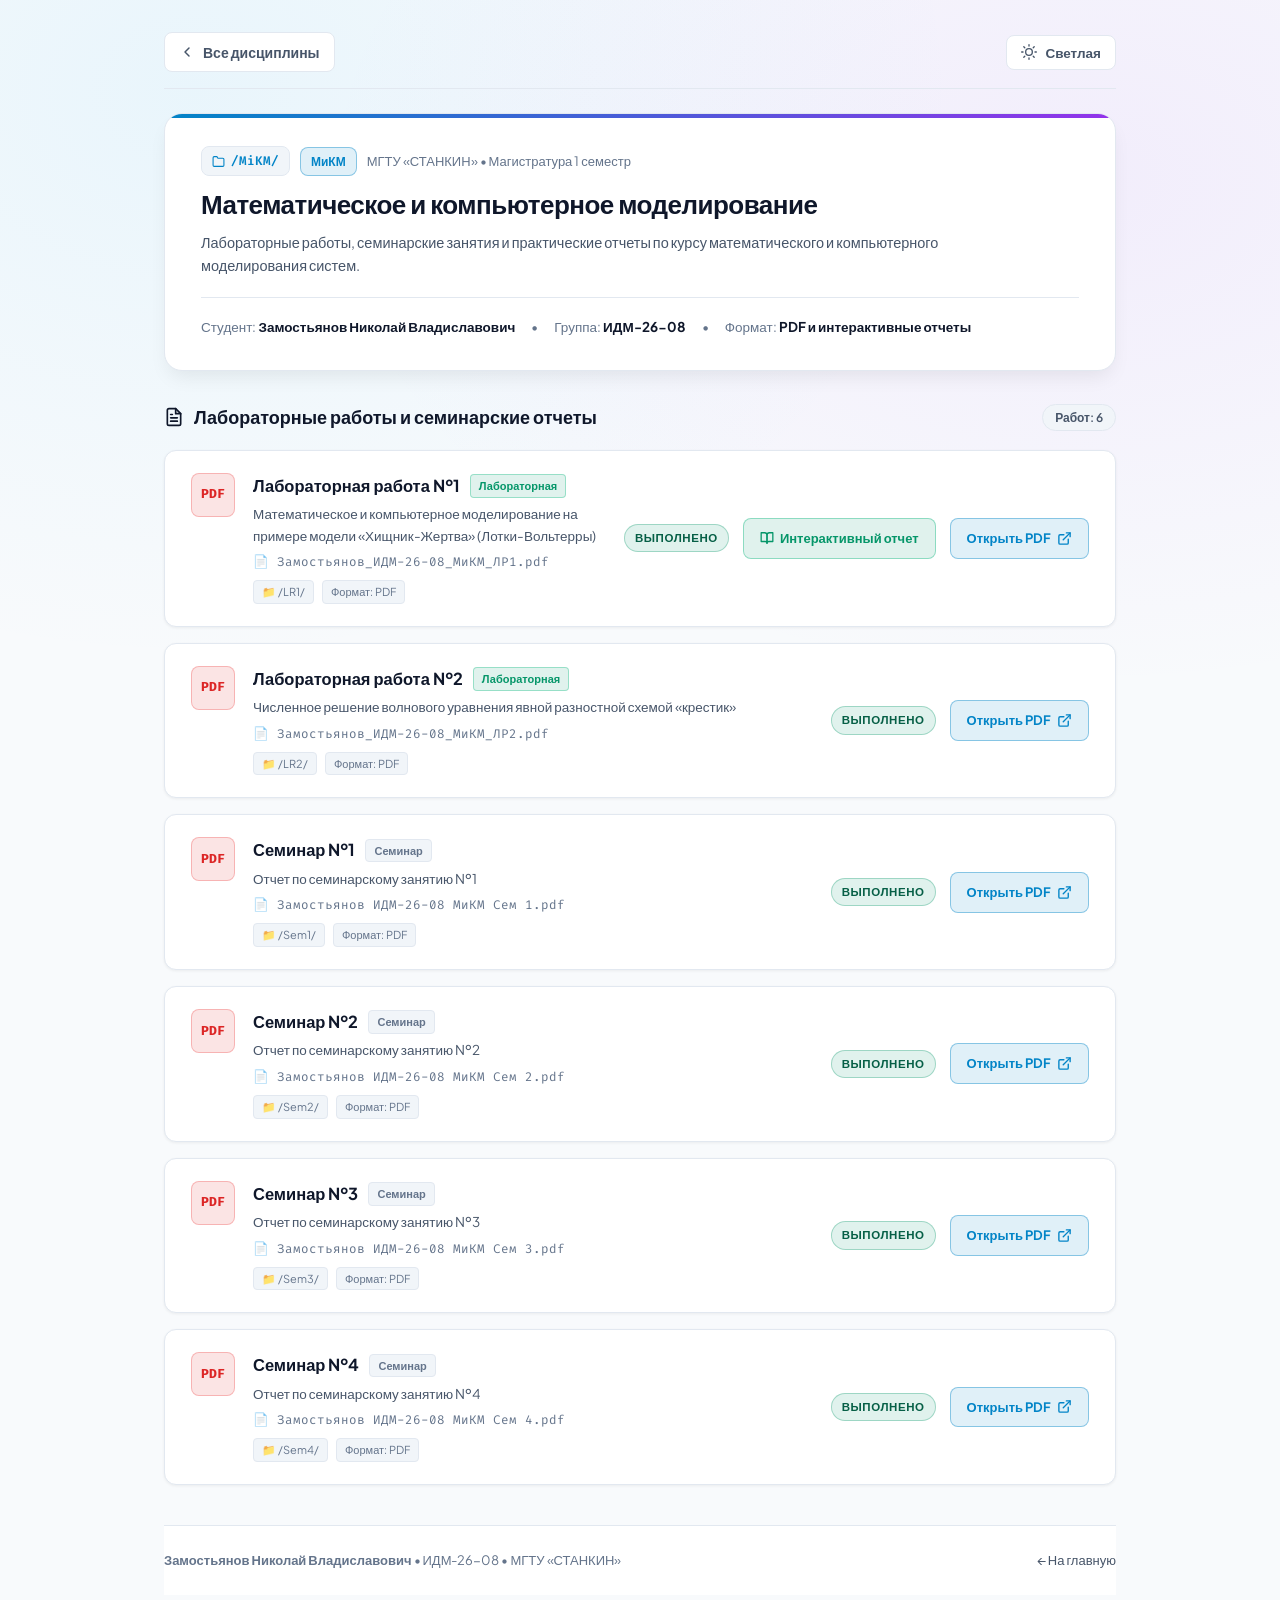
<file: MiKM/index.html>
<!DOCTYPE html>
<html lang="ru" data-theme="dark">
<head>
  <meta charset="UTF-8">
  <meta name="viewport" content="width=device-width, initial-scale=1.0">
  <title>МиКМ • Математическое и компьютерное моделирование | Замостьянов Н. В.</title>
  <meta name="description" content="Лабораторные работы, отчеты и семинары по курсу «Математическое и компьютерное моделирование». Студент: Замостьянов Николай Владиславович, группа ИДМ-26-08.">

  <!-- Google Fonts -->
  <link rel="preconnect" href="https://fonts.googleapis.com">
  <link rel="preconnect" href="https://fonts.gstatic.com" crossorigin>
  <link href="https://fonts.googleapis.com/css2?family=Fira+Code:wght@400;500;600&family=Plus+Jakarta+Sans:wght@400;500;600;700;800&display=swap" rel="stylesheet">

  <style>
    :root {
      /* Dark Theme */
      --bg-body: #0b0f17;
      --bg-surface: #121824;
      --bg-surface-elevated: #1a2234;
      --bg-card: rgba(22, 30, 46, 0.75);
      --bg-card-hover: rgba(28, 39, 60, 0.95);
      --border-color: #26334a;
      --border-hover: #3b82f6;
      --border-accent: rgba(56, 189, 248, 0.4);

      --text-main: #f1f5f9;
      --text-secondary: #94a3b8;
      --text-muted: #64748b;
      --text-highlight: #38bdf8;

      --accent-primary: #38bdf8;
      --accent-primary-soft: rgba(56, 189, 248, 0.15);
      --accent-emerald: #10b981;
      --accent-emerald-soft: rgba(16, 185, 129, 0.15);
      --accent-purple: #a855f7;
      --accent-purple-soft: rgba(168, 85, 247, 0.15);
      --accent-pdf: #ef4444;
      --accent-pdf-soft: rgba(239, 68, 68, 0.15);

      --status-done-bg: rgba(16, 185, 129, 0.18);
      --status-done-text: #34d399;
      --status-done-border: rgba(16, 185, 129, 0.35);

      --code-bg: #090d14;
      --shadow-sm: 0 2px 4px rgba(0, 0, 0, 0.3);
      --shadow-md: 0 10px 25px -5px rgba(0, 0, 0, 0.4);
      --shadow-lg: 0 20px 30px -10px rgba(0, 0, 0, 0.6);

      --radius-sm: 8px;
      --radius-md: 12px;
      --radius-lg: 18px;
      --radius-full: 9999px;
    }

    [data-theme="light"] {
      --bg-body: #f8fafc;
      --bg-surface: #ffffff;
      --bg-surface-elevated: #f1f5f9;
      --bg-card: rgba(255, 255, 255, 0.95);
      --bg-card-hover: #ffffff;
      --border-color: #e2e8f0;
      --border-hover: #0284c7;
      --border-accent: rgba(2, 132, 199, 0.4);

      --text-main: #0f172a;
      --text-secondary: #475569;
      --text-muted: #64748b;
      --text-highlight: #0284c7;

      --accent-primary: #0284c7;
      --accent-primary-soft: rgba(2, 132, 199, 0.12);
      --accent-emerald: #059669;
      --accent-emerald-soft: rgba(5, 150, 105, 0.12);
      --accent-purple: #9333ea;
      --accent-purple-soft: rgba(147, 51, 234, 0.12);
      --accent-pdf: #dc2626;
      --accent-pdf-soft: rgba(220, 38, 38, 0.12);

      --status-done-bg: rgba(5, 150, 105, 0.12);
      --status-done-text: #065f46;
      --status-done-border: rgba(5, 150, 105, 0.3);

      --code-bg: #f1f5f9;
      --shadow-sm: 0 1px 3px rgba(0, 0, 0, 0.06);
      --shadow-md: 0 10px 20px -5px rgba(0, 0, 0, 0.08);
      --shadow-lg: 0 20px 25px -5px rgba(0, 0, 0, 0.1);
    }

    * {
      box-sizing: border-box;
      margin: 0;
      padding: 0;
    }

    body {
      font-family: 'Plus Jakarta Sans', -apple-system, BlinkMacSystemFont, "Segoe UI", Roboto, sans-serif;
      background-color: var(--bg-body);
      color: var(--text-main);
      line-height: 1.6;
      min-height: 100vh;
      display: flex;
      flex-direction: column;
      background-image: 
        radial-gradient(at 15% 10%, rgba(56, 189, 248, 0.08) 0px, transparent 50%),
        radial-gradient(at 85% 20%, rgba(168, 85, 247, 0.08) 0px, transparent 50%);
      background-attachment: fixed;
      transition: background-color 0.3s ease, color 0.3s ease;
    }

    .container {
      max-width: 1000px;
      margin: 0 auto;
      padding: 32px 24px;
      width: 100%;
    }

    /* Top Bar */
    .top-bar {
      display: flex;
      justify-content: space-between;
      align-items: center;
      margin-bottom: 24px;
      padding-bottom: 16px;
      border-bottom: 1px solid var(--border-color);
    }

    .back-btn {
      display: inline-flex;
      align-items: center;
      gap: 8px;
      color: var(--text-secondary);
      font-size: 14px;
      font-weight: 600;
      text-decoration: none;
      padding: 8px 14px;
      background: var(--bg-surface);
      border: 1px solid var(--border-color);
      border-radius: var(--radius-sm);
      transition: all 0.2s ease;
    }

    .back-btn:hover {
      color: var(--text-main);
      border-color: var(--border-hover);
      background: var(--bg-surface-elevated);
      transform: translateX(-2px);
    }

    .theme-toggle {
      background: var(--bg-surface);
      border: 1px solid var(--border-color);
      color: var(--text-secondary);
      padding: 8px 14px;
      border-radius: var(--radius-sm);
      cursor: pointer;
      display: inline-flex;
      align-items: center;
      gap: 8px;
      font-size: 13.5px;
      font-weight: 600;
      font-family: inherit;
      transition: all 0.2s ease;
    }

    .theme-toggle:hover {
      background: var(--bg-surface-elevated);
      color: var(--text-main);
      border-color: var(--border-hover);
    }

    /* Subject Header Card */
    .subject-header-card {
      background: var(--bg-surface);
      border: 1px solid var(--border-color);
      border-radius: var(--radius-lg);
      padding: 32px 36px;
      margin-bottom: 32px;
      box-shadow: var(--shadow-md);
      position: relative;
      overflow: hidden;
    }

    .subject-header-card::before {
      content: '';
      position: absolute;
      top: 0;
      left: 0;
      right: 0;
      height: 4px;
      background: linear-gradient(90deg, var(--accent-primary), var(--accent-purple));
    }

    .subject-top-meta {
      display: flex;
      align-items: center;
      gap: 10px;
      margin-bottom: 12px;
      flex-wrap: wrap;
    }

    .folder-tag {
      font-family: 'Fira Code', monospace;
      font-size: 12.5px;
      background: var(--code-bg);
      border: 1px solid var(--border-color);
      color: var(--text-highlight);
      padding: 4px 10px;
      border-radius: var(--radius-sm);
      font-weight: 600;
      display: inline-flex;
      align-items: center;
      gap: 6px;
    }

    .badge-code {
      background: var(--accent-primary-soft);
      color: var(--accent-primary);
      border: 1px solid var(--border-accent);
      padding: 4px 10px;
      border-radius: var(--radius-sm);
      font-size: 12px;
      font-weight: 700;
    }

    .subject-title {
      font-size: 26px;
      font-weight: 800;
      letter-spacing: -0.02em;
      color: var(--text-main);
      margin-bottom: 10px;
      line-height: 1.25;
    }

    .subject-desc {
      font-size: 14.5px;
      color: var(--text-secondary);
      max-width: 780px;
      line-height: 1.6;
      margin-bottom: 20px;
    }

    .student-compact-info {
      display: flex;
      align-items: center;
      gap: 16px;
      padding-top: 18px;
      border-top: 1px solid var(--border-color);
      flex-wrap: wrap;
      font-size: 13.5px;
      color: var(--text-muted);
    }

    .student-compact-info strong {
      color: var(--text-main);
    }

    /* Section Title */
    .section-title-bar {
      display: flex;
      justify-content: space-between;
      align-items: center;
      margin-bottom: 18px;
    }

    .section-title {
      font-size: 18px;
      font-weight: 700;
      display: flex;
      align-items: center;
      gap: 10px;
      color: var(--text-main);
    }

    .count-tag {
      font-size: 12px;
      color: var(--text-secondary);
      background: var(--bg-surface-elevated);
      border: 1px solid var(--border-color);
      padding: 3px 12px;
      border-radius: var(--radius-full);
      font-weight: 600;
    }

    /* Works List */
    .works-grid {
      display: grid;
      gap: 16px;
      margin-bottom: 40px;
    }

    .work-card {
      background: var(--bg-surface);
      border: 1px solid var(--border-color);
      border-radius: var(--radius-md);
      padding: 22px 26px;
      box-shadow: var(--shadow-sm);
      display: flex;
      justify-content: space-between;
      align-items: center;
      gap: 20px;
      text-decoration: none;
      color: inherit;
      transition: all 0.2s ease;
      cursor: pointer;
    }

    .work-card:hover {
      background: var(--bg-surface-elevated);
      border-color: var(--accent-primary);
      box-shadow: var(--shadow-md);
      transform: translateY(-2px);
    }

    .work-main-col {
      display: flex;
      align-items: flex-start;
      gap: 18px;
      flex: 1;
      min-width: 0;
    }

    .pdf-badge-icon {
      width: 44px;
      height: 44px;
      border-radius: var(--radius-sm);
      background: var(--accent-pdf-soft);
      border: 1px solid rgba(239, 68, 68, 0.3);
      color: var(--accent-pdf);
      display: flex;
      align-items: center;
      justify-content: center;
      flex-shrink: 0;
      font-weight: 800;
      font-size: 13px;
      font-family: 'Fira Code', monospace;
    }

    .work-texts {
      min-width: 0;
    }

    .work-title-row {
      display: flex;
      align-items: center;
      gap: 10px;
      flex-wrap: wrap;
      margin-bottom: 4px;
    }

    .work-title {
      font-size: 16.5px;
      font-weight: 700;
      color: var(--text-main);
    }

    .work-filename {
      font-family: 'Fira Code', monospace;
      font-size: 12.5px;
      color: var(--text-muted);
      margin-top: 2px;
      word-break: break-all;
    }

    .work-meta-tags {
      display: flex;
      gap: 8px;
      flex-wrap: wrap;
      margin-top: 8px;
      align-items: center;
    }

    .meta-tag {
      font-size: 11px;
      padding: 2px 8px;
      border-radius: 4px;
      background: var(--code-bg);
      border: 1px solid var(--border-color);
      color: var(--text-muted);
    }

    .work-actions-col {
      display: flex;
      align-items: center;
      gap: 14px;
      flex-shrink: 0;
    }

    .status-badge {
      font-size: 11.5px;
      font-weight: 700;
      padding: 4px 10px;
      border-radius: var(--radius-full);
      text-transform: uppercase;
      letter-spacing: 0.05em;
      background: var(--status-done-bg);
      color: var(--status-done-text);
      border: 1px solid var(--status-done-border);
    }

    .btn-view-pdf {
      display: inline-flex;
      align-items: center;
      gap: 6px;
      padding: 9px 16px;
      font-size: 13px;
      font-weight: 700;
      background: var(--accent-primary-soft);
      color: var(--accent-primary);
      border: 1px solid var(--border-accent);
      border-radius: var(--radius-sm);
      transition: all 0.2s ease;
      text-decoration: none;
    }

    .btn-view-pdf:hover {
      background: var(--accent-primary);
      color: #ffffff;
    }

    .btn-view-web {
      display: inline-flex;
      align-items: center;
      gap: 6px;
      padding: 9px 16px;
      font-size: 13px;
      font-weight: 700;
      background: var(--accent-emerald-soft);
      color: var(--accent-emerald);
      border: 1px solid rgba(16, 185, 129, 0.4);
      border-radius: var(--radius-sm);
      transition: all 0.2s ease;
      text-decoration: none;
    }

    .btn-view-web:hover {
      background: var(--accent-emerald);
      color: #ffffff;
    }

    /* Footer */
    footer {
      margin-top: auto;
      border-top: 1px solid var(--border-color);
      background: var(--bg-surface);
      padding: 24px 0;
      font-size: 13px;
      color: var(--text-muted);
    }

    .footer-content {
      display: flex;
      justify-content: space-between;
      align-items: center;
      flex-wrap: wrap;
      gap: 12px;
    }

    .footer-content a {
      color: var(--text-secondary);
      text-decoration: none;
      transition: color 0.2s;
    }

    .footer-content a:hover {
      color: var(--accent-primary);
    }

    @media (max-width: 768px) {
      .subject-header-card {
        padding: 24px;
      }
      .work-card {
        flex-direction: column;
        align-items: flex-start;
      }
      .work-actions-col {
        width: 100%;
        justify-content: space-between;
        padding-top: 12px;
        margin-top: 6px;
        border-top: 1px dashed var(--border-color);
      }
    }
  </style>
</head>
<body>

<div class="container">

  <!-- Навигация -->
  <header class="top-bar">
    <a href="../index.html" class="back-btn">
      <svg width="16" height="16" viewBox="0 0 24 24" fill="none" stroke="currentColor" stroke-width="2.2" stroke-linecap="round" stroke-linejoin="round">
        <path d="m15 18-6-6 6-6"/>
      </svg>
      Все дисциплины
    </a>

    <button id="themeToggle" class="theme-toggle" type="button" aria-label="Переключить тему оформления">
      <svg id="themeIcon" width="16" height="16" viewBox="0 0 24 24" fill="none" stroke="currentColor" stroke-width="2" stroke-linecap="round" stroke-linejoin="round">
        <circle cx="12" cy="12" r="5"/>
        <line x1="12" y1="1" x2="12" y2="3"/>
        <line x1="12" y1="21" x2="12" y2="23"/>
        <line x1="4.22" y1="4.22" x2="5.64" y2="5.64"/>
        <line x1="18.36" y1="18.36" x2="19.78" y2="19.78"/>
        <line x1="1" y1="12" x2="3" y2="12"/>
        <line x1="21" y1="12" x2="23" y2="12"/>
        <line x1="4.22" y1="19.78" x2="5.64" y2="18.36"/>
        <line x1="18.36" y1="5.64" x2="19.78" y2="4.22"/>
      </svg>
      <span id="themeLabel">Тема</span>
    </button>
  </header>

  <!-- Карточка предмета -->
  <section class="subject-header-card">
    <div class="subject-top-meta">
      <span class="folder-tag">
        <svg width="13" height="13" viewBox="0 0 24 24" fill="none" stroke="currentColor" stroke-width="2">
          <path d="M22 19a2 2 0 0 1-2 2H4a2 2 0 0 1-2-2V5a2 2 0 0 1 2-2h5l2 3h9a2 2 0 0 1 2 2z"/>
        </svg>
        /MiKM/
      </span>
      <span class="badge-code">МиКМ</span>
      <span style="font-size: 13px; color: var(--text-muted);">МГТУ «СТАНКИН» • Магистратура 1 семестр</span>
    </div>

    <h1 class="subject-title">Математическое и компьютерное моделирование</h1>
    <p class="subject-desc">
      Лабораторные работы, семинарские занятия и практические отчеты по курсу математического и компьютерного моделирования систем.
    </p>

    <div class="student-compact-info">
      <div>Студент: <strong>Замостьянов Николай Владиславович</strong></div>
      <div>•</div>
      <div>Группа: <strong>ИДМ-26-08</strong></div>
      <div>•</div>
      <div>Формат: <strong>PDF и интерактивные отчеты</strong></div>
    </div>
  </section>

  <!-- Список работ -->
  <main>
    <div class="section-title-bar">
      <h2 class="section-title">
        <svg width="20" height="20" viewBox="0 0 24 24" fill="none" stroke="currentColor" stroke-width="2" stroke-linecap="round" stroke-linejoin="round">
          <path d="M14 2H6a2 2 0 0 0-2 2v16a2 2 0 0 0 2 2h12a2 2 0 0 0 2-2V8z"/>
          <polyline points="14 2 14 8 20 8"/>
          <line x1="16" y1="13" x2="8" y2="13"/>
          <line x1="16" y1="17" x2="8" y2="17"/>
          <polyline points="10 9 9 9 8 9"/>
        </svg>
        Лабораторные работы и семинарские отчеты
      </h2>
      <span class="count-tag" id="worksCountTag">Работ: 6</span>
    </div>

    <div class="works-grid" id="worksContainer">
      <!-- Генерируется из массива WORKS -->
    </div>
  </main>

  <!-- Подвал -->
  <footer>
    <div class="container footer-content" style="padding: 0;">
      <div>
        <strong>Замостьянов Николай Владиславович</strong> • ИДМ-26-08 • МГТУ «СТАНКИН»
      </div>
      <div>
        <a href="../index.html">← На главную</a>
      </div>
    </div>
  </footer>

</div>

<script>
  /**
   * =======================================================================
   * ИНСТРУКЦИЯ ДЛЯ AI-АГЕНТА И РАЗРАБОТЧИКА:
   * Чтобы добавить новый PDF-отчет или семинар в эту дисциплину:
   * 1. Создайте в этой папке подпапку (например, `Sem4/`) и поместите туда PDF.
   * 2. Добавьте запись о работе в массив WORKS ниже:
   *    {
   *      num: 4,
   *      title: "Семинар №4",
   *      subtitle: "Тема и описание семинара",
   *      folder: "Sem4",
   *      fileName: "Имя файла.pdf",
   *      path: "Sem4/Имя файла.pdf",
   *      status: "done"
   *    }
   * 3. В корневом index.html увеличьте labsCount у предмета MiKM.
   * =======================================================================
   */
  const WORKS = [
    {
      num: 1,
      type: "lab",
      title: "Лабораторная работа №1",
      subtitle: "Математическое и компьютерное моделирование на примере модели «Хищник-Жертва» (Лотки-Вольтерры)",
      folder: "LR1",
      fileName: "Замостьянов_ИДМ-26-08_МиКМ_ЛР1.pdf",
      path: "LR1/Замостьянов_ИДМ-26-08_МиКМ_ЛР1.pdf",
      pagePath: "LR1/index.html",
      status: "done"
    },
    {
      num: 2,
      type: "lab",
      title: "Лабораторная работа №2",
      subtitle: "Численное решение волнового уравнения явной разностной схемой «крестик»",
      folder: "LR2",
      fileName: "Замостьянов_ИДМ-26-08_МиКМ_ЛР2.pdf",
      path: "LR2/Замостьянов_ИДМ-26-08_МиКМ_ЛР2.pdf",
      status: "done"
    },
    {
      num: 1,
      type: "sem",
      title: "Семинар №1",
      subtitle: "Отчет по семинарскому занятию №1",
      folder: "Sem1",
      fileName: "Замостьянов ИДМ-26-08 МиКМ Сем 1.pdf",
      path: "Sem1/Замостьянов ИДМ-26-08 МиКМ Сем 1.pdf",
      status: "done"
    },
    {
      num: 2,
      type: "sem",
      title: "Семинар №2",
      subtitle: "Отчет по семинарскому занятию №2",
      folder: "Sem2",
      fileName: "Замостьянов ИДМ-26-08 МиКМ Сем 2.pdf",
      path: "Sem2/Замостьянов ИДМ-26-08 МиКМ Сем 2.pdf",
      status: "done"
    },
    {
      num: 3,
      type: "sem",
      title: "Семинар №3",
      subtitle: "Отчет по семинарскому занятию №3",
      folder: "Sem3",
      fileName: "Замостьянов ИДМ-26-08 МиКМ Сем 3.pdf",
      path: "Sem3/Замостьянов ИДМ-26-08 МиКМ Сем 3.pdf",
      status: "done"
    },
    {
      num: 4,
      type: "sem",
      title: "Семинар №4",
      subtitle: "Отчет по семинарскому занятию №4",
      folder: "Sem4",
      fileName: "Замостьянов ИДМ-26-08 МиКМ Сем 4.pdf",
      path: "Sem4/Замостьянов ИДМ-26-08 МиКМ Сем 4.pdf",
      status: "done"
    }
  ];

  function renderWorks() {
    const container = document.getElementById("worksContainer");
    const countTag = document.getElementById("worksCountTag");
    container.innerHTML = "";

    countTag.textContent = `Работ: ${WORKS.length}`;

    WORKS.forEach(work => {
      const card = document.createElement("div");
      card.className = "work-card";
      card.title = `Открыть ${work.title} (${work.fileName})`;

      // Клик по карточке открывает основной PDF (если кликнули мимо кнопок)
      card.addEventListener("click", (e) => {
        if (e.target.closest("a, button")) return;
        window.open(encodeURI(work.path), "_blank");
      });

      const typeBadge = work.type === "lab"
        ? `<span style="font-size: 11px; padding: 2px 8px; border-radius: 4px; background: var(--accent-emerald-soft); color: var(--accent-emerald); border: 1px solid rgba(16, 185, 129, 0.35); font-weight: 700;">Лабораторная</span>`
        : `<span class="meta-tag" style="font-size: 11px; font-weight: 600;">Семинар</span>`;

      const webActionBtn = work.pagePath
        ? `<a href="${work.pagePath}" class="btn-view-web" title="Открыть интерактивную веб-страницу">
            <svg width="14" height="14" viewBox="0 0 24 24" fill="none" stroke="currentColor" stroke-width="2.2" stroke-linecap="round" stroke-linejoin="round">
              <path d="M2 3h6a4 4 0 0 1 4 4v14a3 3 0 0 0-3-3H2z"/>
              <path d="M22 3h-6a4 4 0 0 0-4 4v14a3 3 0 0 1 3-3h7z"/>
            </svg>
            Интерактивный отчет
          </a>`
        : ``;

      card.innerHTML = `
        <div class="work-main-col">
          <div class="pdf-badge-icon" title="Формат PDF">PDF</div>
          <div class="work-texts">
            <div class="work-title-row">
              <h3 class="work-title">${work.title}</h3>
              ${typeBadge}
            </div>
            <div style="font-size: 13.5px; color: var(--text-secondary); margin: 3px 0 6px;">${work.subtitle}</div>
            <div class="work-filename">📄 ${work.fileName}</div>
            <div class="work-meta-tags">
              <span class="meta-tag">📁 /${work.folder}/</span>
              <span class="meta-tag">Формат: PDF</span>
            </div>
          </div>
        </div>

        <div class="work-actions-col">
          <span class="status-badge">Выполнено</span>
          ${webActionBtn}
          <a href="${encodeURI(work.path)}" target="_blank" rel="noopener noreferrer" class="btn-view-pdf" title="Открыть оригинальный PDF в новой вкладке">
            Открыть PDF
            <svg width="15" height="15" viewBox="0 0 24 24" fill="none" stroke="currentColor" stroke-width="2.2" stroke-linecap="round" stroke-linejoin="round">
              <path d="M18 13v6a2 2 0 0 1-2 2H5a2 2 0 0 1-2-2V8a2 2 0 0 1 2-2h6"/>
              <polyline points="15 3 21 3 21 9"/>
              <line x1="10" y1="14" x2="21" y2="3"/>
            </svg>
          </a>
        </div>
      `;

      container.appendChild(card);
    });
  }

  // Синхронизация темы оформления
  const themeToggle = document.getElementById("themeToggle");
  const themeLabel = document.getElementById("themeLabel");

  function setTheme(theme) {
    document.documentElement.setAttribute("data-theme", theme);
    localStorage.setItem("labs_theme", theme);
    themeLabel.textContent = theme === "dark" ? "Темная" : "Светлая";
  }

  const savedTheme = localStorage.getItem("labs_theme") || 
    (window.matchMedia && window.matchMedia("(prefers-color-scheme: light)").matches ? "light" : "dark");
  setTheme(savedTheme);

  themeToggle.addEventListener("click", () => {
    const current = document.documentElement.getAttribute("data-theme");
    setTheme(current === "dark" ? "light" : "dark");
  });

  renderWorks();
</script>

</body>
</html>
</file>
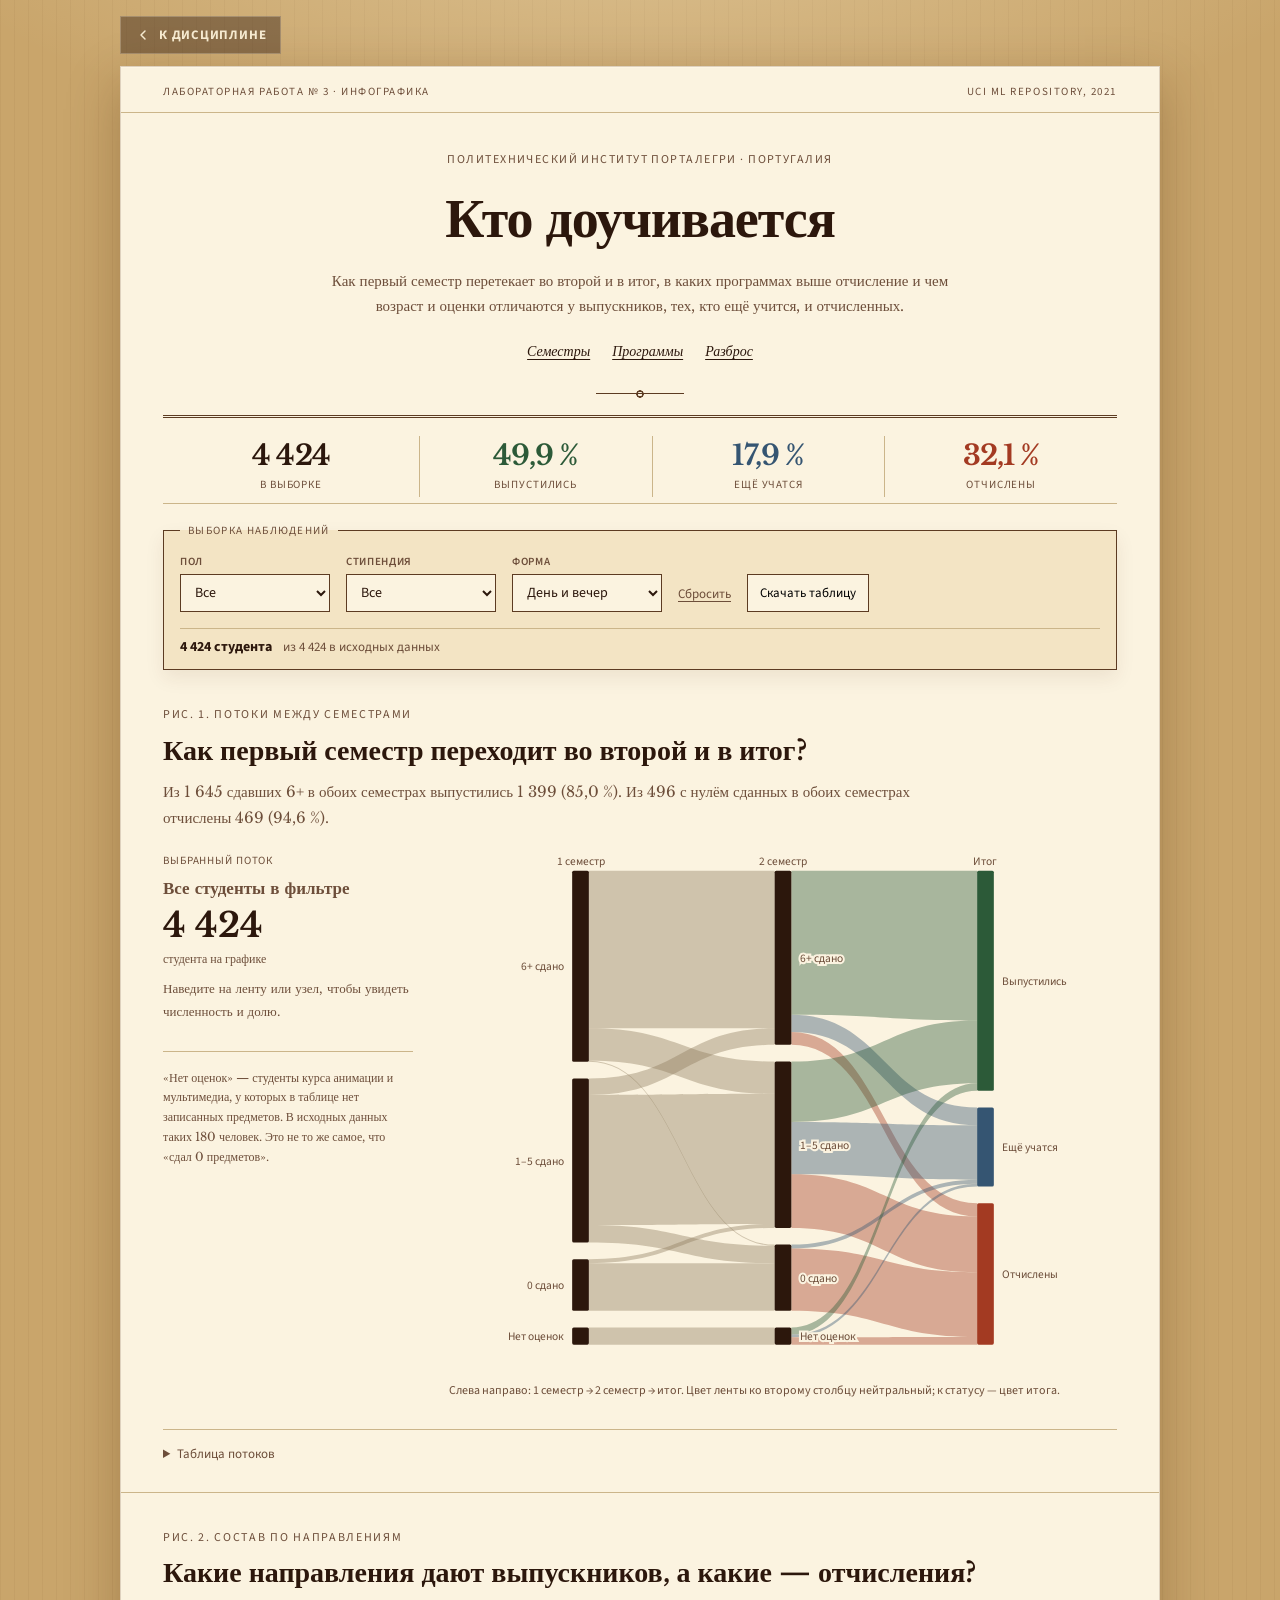
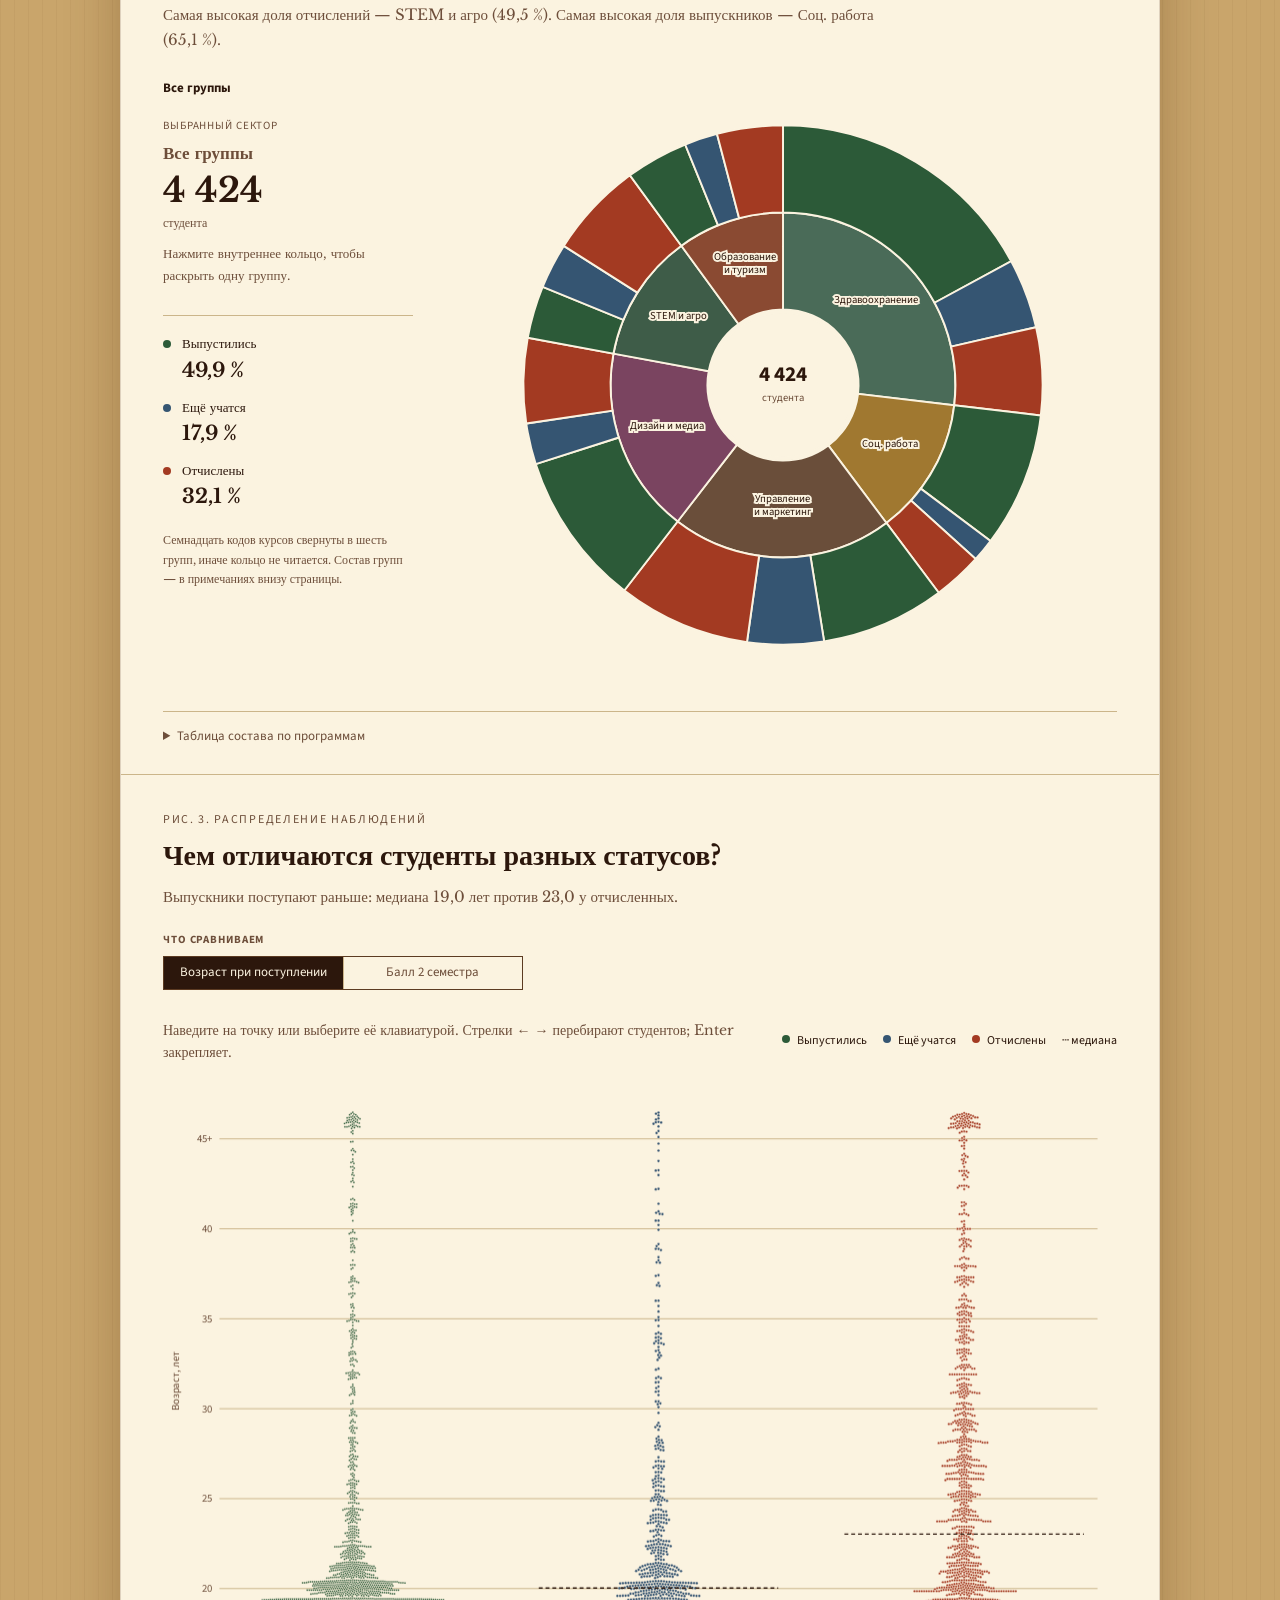
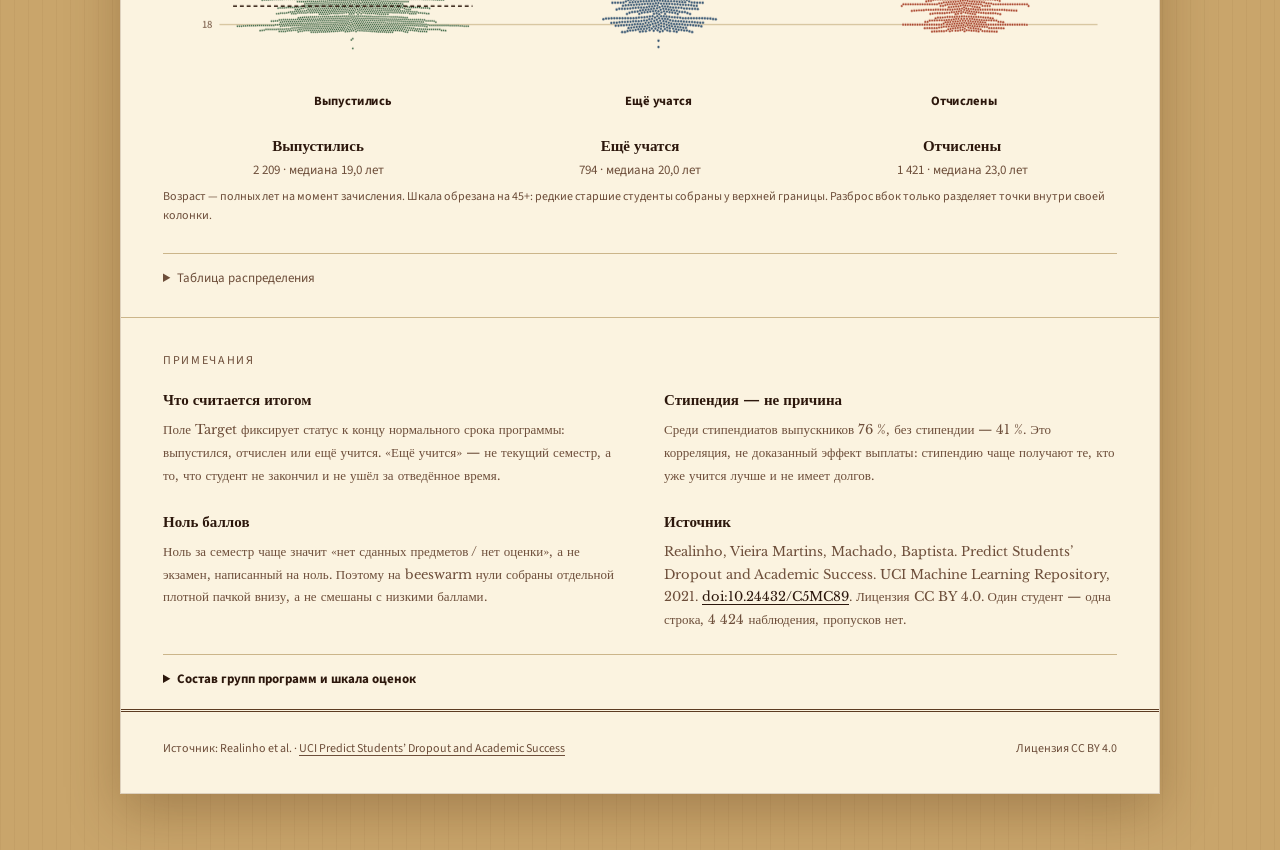
<file: IiVD/LR3/index.html>
<!DOCTYPE html>
<html lang="ru">
<head>
  <meta charset="utf-8">
  <meta name="viewport" content="width=device-width, initial-scale=1">
  <title>Кто доучивается — отчисления студентов</title>
  <link rel="preconnect" href="https://fonts.googleapis.com">
  <link rel="preconnect" href="https://fonts.gstatic.com" crossorigin>
  <link href="https://fonts.googleapis.com/css2?family=Libre+Baskerville:ital,wght@0,400;0,700;1,400&family=Source+Sans+3:wght@400;600;700&display=swap" rel="stylesheet">
  <link rel="stylesheet" href="css/styles.css">
</head>
<body>
  <a class="sr-only" href="#main">К содержанию</a>
  <nav class="portal-nav" aria-label="Навигация по порталу">
    <a class="back-btn" href="../index.html">
      <svg width="16" height="16" viewBox="0 0 24 24" fill="none" stroke="currentColor" stroke-width="2.2" stroke-linecap="round" stroke-linejoin="round" aria-hidden="true">
        <path d="m15 18-6-6 6-6"/>
      </svg>
      К дисциплине
    </a>
  </nav>
  <div class="page">
    <header class="masthead">
      <span>Лабораторная работа № 3 · инфографика</span>
      <a href="https://doi.org/10.24432/C5MC89">UCI ML Repository, 2021</a>
    </header>

    <main id="main">
      <section class="title-block">
        <p class="running">Политехнический институт Порталегри · Португалия</p>
        <h1>Кто доучивается</h1>
        <p class="lede">Как первый семестр перетекает во второй и в итог, в каких программах выше отчисление и чем возраст и оценки отличаются у выпускников, тех, кто ещё учится, и отчисленных.</p>
        <nav class="title-nav" aria-label="Разделы">
          <a href="#semesters">Семестры</a>
          <a href="#programs">Программы</a>
          <a href="#spread">Разброс</a>
        </nav>
        <span class="ornament" aria-hidden="true"></span>
      </section>

      <ul class="kpis" aria-label="Сводка по выборке">
        <li>
          <b id="hero-n">—</b>
          <span>в выборке</span>
        </li>
        <li class="is-grad">
          <b id="kpi-g">—</b>
          <span>выпустились</span>
        </li>
        <li class="is-enr">
          <b id="kpi-e">—</b>
          <span>ещё учатся</span>
        </li>
        <li class="is-drop">
          <b id="kpi-d">—</b>
          <span>отчислены</span>
        </li>
      </ul>

      <p class="boot-error" id="boot-error" hidden></p>

      <form id="filters" autocomplete="off">
        <fieldset class="filter-shell">
        <legend>Выборка наблюдений</legend>
        <div class="filters">
          <label class="filter-field">Пол
            <select id="filter-gender" name="gender">
              <option value="all">Все</option>
              <option value="0">Женщины</option>
              <option value="1">Мужчины</option>
            </select>
          </label>
          <label class="filter-field">Стипендия
            <select id="filter-sch" name="scholarship">
              <option value="all">Все</option>
              <option value="1">Есть</option>
              <option value="0">Нет</option>
            </select>
          </label>
          <label class="filter-field">Форма
            <select id="filter-att" name="attendance">
              <option value="all">День и вечер</option>
              <option value="1">Дневная</option>
              <option value="0">Вечерняя</option>
            </select>
          </label>
          <button type="button" class="quiet-button" id="filter-reset">Сбросить</button>
          <button type="button" class="download" id="download-csv">Скачать таблицу</button>
          <p class="filter-count">
            <strong id="filter-n">—</strong>
            <span id="filter-sub">из исходных данных</span>
          </p>
        </div>
        </fieldset>
      </form>

      <section class="figure" id="semesters">
        <p class="fig-label">Рис. 1. Потоки между семестрами</p>
        <h2>Как первый семестр переходит во второй и в итог?</h2>
        <p class="chapter-intro" id="sankey-insight">Толщина ленты — число студентов. Три столбца: сданные предметы в 1 семестре, во 2 семестре и итоговый статус к концу нормального срока программы.</p>
        <div class="chapter-grid">
          <div class="aside">
            <div class="readout" id="sankey-readout">
              <div class="label">Выбранный поток</div>
              <p class="hour" id="sankey-title">Все студенты в фильтре</p>
              <div class="big" id="sankey-big">—</div>
              <p class="unit" id="sankey-unit">студентов на графике</p>
              <p class="breakdown" id="sankey-break">Наведите на ленту или узел, чтобы увидеть численность и долю.</p>
            </div>
            <p class="tiny-note">«Нет оценок» — студенты курса анимации и мультимедиа, у которых в таблице нет записанных предметов. В исходных данных таких 180 человек. Это не то же самое, что «сдал 0 предметов».</p>
          </div>
          <div class="surface">
            <svg class="chart" id="sankey-svg" viewBox="0 0 640 500" role="img" aria-labelledby="sankey-title sankey-break"></svg>
            <p class="graph-footnote">Слева направо: 1 семестр → 2 семестр → итог. Цвет ленты ко второму столбцу нейтральный; к статусу — цвет итога.</p>
          </div>
        </div>
        <details class="data-reveal">
          <summary>Таблица потоков</summary>
          <div class="table-wrap">
            <table id="sankey-table">
              <thead>
                <tr>
                  <th>1 семестр</th>
                  <th>2 семестр</th>
                  <th>Итог</th>
                  <th>Студентов</th>
                  <th>Доля</th>
                </tr>
              </thead>
              <tbody></tbody>
            </table>
          </div>
        </details>
      </section>

      <section class="figure" id="programs">
        <p class="fig-label">Рис. 2. Состав по направлениям</p>
        <h2>Какие направления дают выпускников, а какие — отчисления?</h2>
        <p class="chapter-intro" id="sun-insight">Внутреннее кольцо — укрупнённая группа программ, внешнее — итоговый статус. Площадь сектора — число студентов в текущем фильтре.</p>
        <div class="chapter-grid">
          <div class="aside">
            <div class="breadcrumb" id="sun-crumb"></div>
            <div class="readout" id="sun-readout">
              <div class="label">Выбранный сектор</div>
              <p class="hour" id="sun-title">Все группы</p>
              <div class="big" id="sun-big">—</div>
              <p class="unit" id="sun-unit">студентов</p>
              <p class="breakdown" id="sun-break">Наведите на сектор или нажмите внутреннее кольцо, чтобы раскрыть одну группу.</p>
            </div>
            <ul class="legend-list" id="sun-legend"></ul>
            <p class="tiny-note">Семнадцать кодов курсов свернуты в шесть групп, иначе кольцо не читается. Состав групп — в примечаниях внизу страницы.</p>
          </div>
          <div class="surface">
            <svg class="chart sunburst-svg" id="sun-svg" viewBox="0 0 640 640" role="img" aria-labelledby="sun-title sun-break"></svg>
          </div>
        </div>
        <details class="data-reveal">
          <summary>Таблица состава по программам</summary>
          <div class="table-wrap">
            <table id="sun-table">
              <thead>
                <tr>
                  <th>Группа</th>
                  <th>Выпустились</th>
                  <th>Ещё учатся</th>
                  <th>Отчислены</th>
                  <th>Всего</th>
                  <th>Доля отчислений</th>
                </tr>
              </thead>
              <tbody></tbody>
            </table>
          </div>
        </details>
      </section>

      <section class="figure" id="spread">
        <p class="fig-label">Рис. 3. Распределение наблюдений</p>
        <h2>Чем отличаются студенты разных статусов?</h2>
        <p class="chapter-intro" id="bee-insight">Каждая точка — один студент. Разброс вбок нужен только чтобы точки не слипались; сравнивайте положение по вертикали и медиану.</p>
        <div class="bee-controls">
          <p class="control-caption">Что сравниваем</p>
          <div class="segments" role="group" aria-label="Показатель beeswarm">
            <button type="button" id="bee-age" aria-pressed="true">Возраст при поступлении</button>
            <button type="button" id="bee-grade" aria-pressed="false">Балл 2 семестра</button>
          </div>
        </div>
        <div class="bee-topline">
          <p class="bee-detail" id="bee-detail">Наведите на точку или выберите её клавиатурой.</p>
          <p class="legend">
            <span><i class="dot grad"></i>Выпустились</span>
            <span><i class="dot enr"></i>Ещё учатся</span>
            <span><i class="dot drop"></i>Отчислены</span>
            <span>┄ медиана</span>
          </p>
        </div>
        <div class="surface">
          <div class="bee-wrap">
            <canvas id="bee-canvas" width="980" height="660" role="img" tabindex="0" aria-label="Beeswarm: распределение студентов по статусу"></canvas>
          </div>
          <div class="bee-stats" id="bee-stats"></div>
          <p class="graph-footnote" id="bee-note">Возраст — полных лет на момент зачисления. Шкала баллов за предметы в датасете: от 0 до 20.</p>
        </div>
        <details class="data-reveal">
          <summary>Таблица распределения</summary>
          <div class="table-wrap">
            <table id="bee-table">
              <thead>
                <tr>
                  <th>Статус</th>
                  <th>Студентов</th>
                  <th>Медиана</th>
                  <th>Без оценки</th>
                  <th>Мин</th>
                  <th>Макс</th>
                </tr>
              </thead>
              <tbody></tbody>
            </table>
          </div>
        </details>
      </section>

      <section class="notes" id="notes">
        <p class="fig-label">Примечания</p>
        <div class="method-grid">
          <article class="method-item">
            <h3>Что считается итогом</h3>
            <p>Поле Target фиксирует статус к концу нормального срока программы: выпустился, отчислен или ещё учится. «Ещё учится» — не текущий семестр, а то, что студент не закончил и не ушёл за отведённое время.</p>
          </article>
          <article class="method-item">
            <h3>Стипендия — не причина</h3>
            <p>Среди стипендиатов выпускников 76 %, без стипендии — 41 %. Это корреляция, не доказанный эффект выплаты: стипендию чаще получают те, кто уже учится лучше и не имеет долгов.</p>
          </article>
          <article class="method-item">
            <h3>Ноль баллов</h3>
            <p>Ноль за семестр чаще значит «нет сданных предметов / нет оценки», а не экзамен, написанный на ноль. Поэтому на beeswarm нули собраны отдельной плотной пачкой внизу, а не смешаны с низкими баллами.</p>
          </article>
          <article class="method-item">
            <h3>Источник</h3>
            <p>Realinho, Vieira Martins, Machado, Baptista. Predict Students’ Dropout and Academic Success. UCI Machine Learning Repository, 2021. <a href="https://doi.org/10.24432/C5MC89">doi:10.24432/C5MC89</a>. Лицензия CC BY 4.0. Один студент — одна строка, 4 424 наблюдения, пропусков нет.</p>
          </article>
        </div>
        <details>
          <summary>Состав групп программ и шкала оценок</summary>
          <p class="tiny-note" style="margin-top:12px;max-width:850px">
            Здравоохранение: сестринское дело, ветеринарный уход, гигиена полости рта.
            Соц. работа: дневная и вечерняя программы.
            Управление и маркетинг: менеджмент (день и вечер), реклама и маркетинг.
            Дизайн и медиа: анимация и мультимедиа, коммуникационный дизайн, журналистика.
            STEM и агро: информатика, агрономия, коневодство, биотопливо.
            Образование и туризм: начальное образование, туризм.
            Вступительный балл в исходных данных — шкала 0–200; средний балл предметов семестра — 0–20.
          </p>
        </details>
      </section>
    </main>

    <footer class="colophon">
      <p>Источник: Realinho et al. · <a href="https://archive.ics.uci.edu/dataset/697/predict+students+dropout+and+academic+success">UCI Predict Students’ Dropout and Academic Success</a></p>
      <p>Лицензия CC BY 4.0</p>
    </footer>
  </div>

  <div class="tooltip" id="tooltip" hidden></div>
  <noscript>Для просмотра графиков включите JavaScript.</noscript>
  <script src="js/app.js" defer></script>
</body>
</html>
</file>
<file: IiVD/LR3/css/styles.css>
:root {
  --desk: #c9a56b;
  --desk-dark: #b08948;
  --sheet: #fbf3e0;
  --paper: #f3e4c4;
  --ink: #2c170c;
  --muted: #6d4e3a;
  --rule: #cbb58a;
  --rule-dark: #5c3b22;
  --grad: #2c5a38;
  --enr: #355572;
  --drop: #a33a22;
  --link-mid: #8d7a5e;
  --g0: #4a6b58;
  --g1: #a07830;
  --g2: #6a4e3a;
  --g3: #7a4460;
  --g4: #3e5c48;
  --g5: #8a4a32;
  --focus: #7a3e12;
  --font-serif: "Libre Baskerville", "Iowan Old Style", "Palatino Linotype", Palatino, serif;
  --font-ui: "Source Sans 3", "Segoe UI", sans-serif;
}

* { box-sizing: border-box; }

html {
  scroll-behavior: smooth;
  scroll-padding-top: 92px;
}

body {
  margin: 0;
  min-height: 100vh;
  color: var(--ink);
  background:
    radial-gradient(1200px 400px at 50% -80px, rgba(255, 244, 214, .35), transparent 60%),
    repeating-linear-gradient(
      90deg,
      rgba(90, 50, 16, .05) 0 1px,
      transparent 1px 14px
    ),
    var(--desk);
  font-family: var(--font-serif);
  font-size: 16px;
  line-height: 1.55;
  -webkit-font-smoothing: antialiased;
}

button, select { font: inherit; }
button, a, select { -webkit-tap-highlight-color: transparent; }
button { cursor: pointer; }
a {
  color: inherit;
  text-decoration-thickness: 1px;
  text-underline-offset: 3px;
}

button:focus-visible,
a:focus-visible,
select:focus-visible,
[tabindex]:focus-visible {
  outline: 2px solid var(--focus);
  outline-offset: 3px;
}

.portal-nav {
  width: min(1040px, calc(100% - 28px));
  margin: 16px auto 0;
}

.back-btn {
  display: inline-flex;
  align-items: center;
  gap: 8px;
  font-family: var(--font-ui);
  font-size: 13px;
  font-weight: 700;
  letter-spacing: .06em;
  text-transform: uppercase;
  text-decoration: none;
  color: #f6ead0;
  background: rgba(44, 23, 12, .42);
  border: 1px solid rgba(251, 243, 224, .25);
  padding: 8px 14px;
}

.back-btn:hover {
  background: rgba(44, 23, 12, .62);
  color: #fff8ea;
}

.page {
  width: min(1040px, calc(100% - 28px));
  margin: 12px auto 56px;
  background: var(--sheet);
  box-shadow:
    0 1px 0 rgba(255, 248, 230, .7) inset,
    0 18px 50px rgba(70, 35, 8, .28);
  border: 1px solid rgba(92, 59, 34, .18);
}

.masthead {
  display: flex;
  justify-content: space-between;
  gap: 16px;
  padding: 16px 42px 12px;
  font-family: var(--font-ui);
  font-size: 11px;
  letter-spacing: .14em;
  text-transform: uppercase;
  color: var(--muted);
  border-bottom: 1px solid var(--rule);
}

.masthead a { text-decoration: none; }
.masthead a:hover { color: var(--ink); }

.title-block {
  text-align: center;
  padding: 38px 42px 8px;
}

.running {
  margin: 0 0 18px;
  font-family: var(--font-ui);
  font-size: 12px;
  letter-spacing: .12em;
  text-transform: uppercase;
  color: var(--muted);
}

h1 {
  margin: 0 auto 18px;
  max-width: 18ch;
  font-size: clamp(34px, 5.4vw, 54px);
  font-weight: 700;
  line-height: 1.15;
  letter-spacing: -.02em;
}

.lede {
  margin: 0 auto;
  max-width: 58ch;
  color: var(--muted);
  font-size: 15px;
  line-height: 1.7;
}

.title-nav {
  display: flex;
  justify-content: center;
  gap: 22px;
  margin: 22px 0 0;
  font-style: italic;
  font-size: 14px;
}

.title-nav a { color: var(--ink); }

.ornament {
  display: block;
  width: 88px;
  height: 10px;
  margin: 26px auto 0;
  background:
    linear-gradient(var(--rule-dark), var(--rule-dark)) center / 88px 1px no-repeat,
    radial-gradient(circle at center, var(--sheet) 2px, var(--rule-dark) 2.5px, var(--rule-dark) 3.5px, transparent 4px);
}

.kpis {
  display: grid;
  grid-template-columns: 1.1fr 1fr 1fr 1fr;
  gap: 0;
  margin: 8px 42px 0;
  padding: 18px 0 6px;
  list-style: none;
  border-top: 3px double var(--rule-dark);
  border-bottom: 1px solid var(--rule);
}

.kpis li {
  padding: 4px 18px;
  text-align: center;
}

.kpis li + li {
  border-left: 1px solid var(--rule);
}

.kpis b {
  display: block;
  font-size: 28px;
  line-height: 1.15;
  letter-spacing: -.03em;
}

.kpis span {
  display: block;
  margin-top: 4px;
  font-family: var(--font-ui);
  font-size: 11px;
  letter-spacing: .08em;
  text-transform: uppercase;
  color: var(--muted);
}

.kpis .is-grad b { color: var(--grad); }
.kpis .is-enr b { color: var(--enr); }
.kpis .is-drop b { color: var(--drop); }

.boot-error {
  margin: 16px 42px 0;
  padding: 12px 14px;
  border: 1px solid var(--drop);
  background: #f8e4d8;
  font-family: var(--font-ui);
  font-size: 14px;
}

#filters { margin: 0; padding: 0; border: 0; }

.filter-shell {
  position: sticky;
  top: 0;
  z-index: 20;
  margin: 18px 42px 0;
  padding: 14px 16px 12px;
  background: var(--paper);
  border: 1px solid var(--rule-dark);
  box-shadow: 0 8px 18px rgba(80, 40, 10, .08);
  min-inline-size: 0;
}

.filter-shell legend {
  padding: 0 8px;
  font-family: var(--font-ui);
  font-size: 11px;
  letter-spacing: .12em;
  text-transform: uppercase;
  color: var(--muted);
}

.filters {
  display: flex;
  flex-wrap: wrap;
  align-items: end;
  gap: 12px 16px;
}

.filter-field {
  display: flex;
  flex-direction: column;
  gap: 4px;
  font-family: var(--font-ui);
  font-size: 11px;
  font-weight: 600;
  letter-spacing: .06em;
  text-transform: uppercase;
  color: var(--muted);
}

.filter-field select {
  min-width: 150px;
  border: 1px solid var(--rule-dark);
  border-radius: 0;
  padding: 7px 10px;
  color: var(--ink);
  background: var(--sheet);
  font-size: 14px;
  font-weight: 400;
  letter-spacing: 0;
  text-transform: none;
}

.filter-count {
  flex: 1 0 100%;
  margin: 4px 0 0;
  padding-top: 8px;
  border-top: 1px solid var(--rule);
  font-family: var(--font-ui);
  font-size: 13px;
  line-height: 1.45;
  color: var(--muted);
}

.filter-count strong {
  color: var(--ink);
  font-size: 14px;
  margin-right: 8px;
}

.quiet-button,
.download {
  font-family: var(--font-ui);
  font-size: 13px;
}

.quiet-button {
  border: 0;
  background: none;
  padding: 8px 0;
  color: var(--muted);
  text-decoration: underline;
  text-underline-offset: 3px;
}

.download {
  border: 1px solid var(--rule-dark);
  background: var(--sheet);
  padding: 8px 12px;
}

.download:hover { background: #fff8ea; }

.figure {
  padding: 36px 42px 28px;
  border-bottom: 1px solid var(--rule);
}

.fig-label {
  margin: 0 0 8px;
  font-family: var(--font-ui);
  font-size: 12px;
  letter-spacing: .14em;
  text-transform: uppercase;
  color: var(--muted);
}

h2 {
  margin: 0 0 10px;
  font-size: clamp(22px, 2.6vw, 28px);
  line-height: 1.3;
  font-weight: 700;
}

.chapter-intro {
  margin: 0 0 22px;
  max-width: 68ch;
  color: var(--muted);
  font-size: 15px;
  line-height: 1.7;
}

.chapter-grid {
  display: grid;
  grid-template-columns: 250px minmax(0, 1fr);
  gap: 36px;
  align-items: start;
}

.aside p {
  font-size: 13px;
  color: var(--muted);
  line-height: 1.65;
  margin: 0 0 14px;
}

.control-caption {
  font-family: var(--font-ui);
  font-size: 11px;
  letter-spacing: .08em;
  text-transform: uppercase;
  color: var(--muted);
  font-weight: 700;
  margin: 0 0 8px;
}

.segments {
  display: flex;
  gap: 0;
  margin-bottom: 16px;
  border: 1px solid var(--rule-dark);
}

.segments button {
  border: 0;
  border-right: 1px solid var(--rule);
  background: transparent;
  color: var(--muted);
  padding: 8px 12px;
  font-family: var(--font-ui);
  font-size: 13px;
  line-height: 1.2;
  flex: 1;
}

.segments button:last-child { border-right: 0; }

.segments button[aria-pressed="true"] {
  background: var(--ink);
  color: var(--sheet);
}

.readout {
  padding: 0 0 14px;
  margin-bottom: 16px;
  border-bottom: 1px solid var(--rule);
}

.readout .label {
  font-family: var(--font-ui);
  color: var(--muted);
  font-size: 11px;
  letter-spacing: .08em;
  text-transform: uppercase;
  margin-bottom: 6px;
}

.readout .hour {
  font-size: 17px;
  font-weight: 700;
  margin: 0 0 4px;
}

.readout .big {
  font-size: 34px;
  line-height: 1.1;
  font-weight: 700;
}

.readout .unit {
  font-size: 12px;
  color: var(--muted);
  margin: 4px 0 10px;
}

.readout .breakdown {
  font-size: 13px;
  color: var(--muted);
  line-height: 1.7;
}

.dot {
  width: 8px;
  height: 8px;
  border-radius: 50%;
  display: inline-block;
  vertical-align: 1px;
  margin-right: 7px;
}
.dot.grad { background: var(--grad); }
.dot.enr { background: var(--enr); }
.dot.drop { background: var(--drop); }

.surface { min-width: 0; overflow-x: auto; scrollbar-width: thin; }

.chart {
  display: block;
  width: 100%;
  height: auto;
  overflow: visible;
}
.chart text {
  font-family: var(--font-ui);
  fill: var(--ink);
}
.chart .muted { fill: var(--muted); }
.chart [role="button"] { cursor: pointer; }
.chart [role="button"]:focus { outline: none; }

.sunburst-svg {
  max-width: 620px;
  min-width: 360px;
  margin: auto;
  overflow: visible;
}

.sunburst-svg text,
#sankey-svg text {
  pointer-events: none;
}

.sk-link,
.sk-node,
.sun-arc { cursor: pointer; }

.sk-link {
  fill-opacity: 0.4;
  stroke: transparent;
  stroke-width: 0;
  transition: fill-opacity 0.18s ease, stroke 0.18s ease, stroke-width 0.18s ease;
}
.sk-link.is-dim { fill-opacity: 0.08; }
.sk-link.is-on,
.sk-link:hover {
  fill-opacity: 0.82;
  stroke: var(--ink);
  stroke-width: 1.15;
}
.sk-link.is-dim:hover { fill-opacity: 0.5; }

.sk-node {
  stroke: transparent;
  stroke-width: 0;
  transition: stroke 0.18s ease, stroke-width 0.18s ease, filter 0.18s ease;
}
.sk-node:hover,
.sk-node.is-on {
  stroke: var(--sheet);
  stroke-width: 2;
  filter: brightness(1.08);
}

.sun-arc {
  stroke: var(--sheet);
  stroke-width: 2;
  transform: translate(var(--tx, 0px), var(--ty, 0px));
  transform-box: fill-box;
  transform-origin: center;
  transition: transform 0.2s ease, stroke 0.2s ease, stroke-width 0.2s ease, filter 0.2s ease;
}
.sun-arc.is-hot {
  transform: translate(var(--tx, 0px), var(--ty, 0px)) scale(1.035);
  stroke: var(--ink);
  stroke-width: 2.6;
  filter: brightness(1.07);
}

.legend-list { margin: 18px 0; padding: 0; list-style: none; }
.legend-list li {
  display: flex;
  gap: 8px;
  align-items: baseline;
  font-size: 13px;
  margin: 12px 0;
}
.legend-list .legend-text { flex: 1; }
.legend-list strong {
  font-size: 20px;
  font-weight: 700;
}
.legend-list .dot { flex: 0 0 8px; margin-right: 3px; }

.breadcrumb {
  display: flex;
  flex-wrap: wrap;
  gap: 6px;
  align-items: center;
  margin: 0 0 16px;
  font-family: var(--font-ui);
  font-size: 13px;
}
.breadcrumb button {
  border: 0;
  background: transparent;
  padding: 3px 0;
  color: var(--muted);
  text-decoration: underline;
  text-underline-offset: 3px;
}
.breadcrumb button:last-child {
  color: var(--ink);
  text-decoration: none;
  font-weight: 700;
}
.breadcrumb .sep { color: var(--rule-dark); }

.tiny-note {
  font-size: 12px !important;
  color: var(--muted);
  line-height: 1.65 !important;
}

.graph-footnote {
  font-family: var(--font-ui);
  font-size: 12px;
  color: var(--muted);
  margin-top: 8px;
}

.bee-controls { margin-top: 4px; }
.bee-controls .segments {
  max-width: 360px;
  margin-bottom: 0;
}

.bee-topline {
  display: flex;
  justify-content: space-between;
  align-items: center;
  gap: 20px;
  margin: 16px 0 0;
}

.bee-topline .legend {
  display: flex;
  gap: 16px;
  font-family: var(--font-ui);
  font-size: 12px;
  white-space: nowrap;
}

.bee-detail {
  font-size: 14px;
  color: var(--muted);
  min-height: 24px;
}
.bee-detail strong { color: var(--ink); }

.bee-wrap {
  position: relative;
  width: 100%;
  min-height: 560px;
}
.bee-wrap canvas {
  display: block;
  width: 100%;
  height: auto;
  cursor: pointer;
}

.bee-stats {
  display: grid;
  grid-template-columns: repeat(3, 1fr);
  gap: 12px;
  margin-top: 14px;
  text-align: center;
  font-family: var(--font-ui);
  font-size: 13px;
  color: var(--muted);
}
.bee-stats strong {
  display: block;
  color: var(--ink);
  font-family: var(--font-serif);
  font-size: 15px;
  margin-bottom: 3px;
}

.notes {
  padding: 34px 42px 20px;
}

.notes .fig-label { margin-bottom: 18px; }

.method-grid {
  display: grid;
  grid-template-columns: 1fr 1fr;
  gap: 22px 48px;
}

.method-item h3 {
  font-size: 15px;
  margin: 0 0 8px;
}

.method-item p {
  margin: 0;
  font-size: 13px;
  line-height: 1.75;
  color: var(--muted);
}

.method-item a { color: var(--ink); }

details {
  margin-top: 22px;
  border-top: 1px solid var(--rule);
  padding: 14px 0 0;
}

summary {
  font-family: var(--font-ui);
  font-size: 13px;
  font-weight: 700;
  cursor: pointer;
}

.colophon {
  display: flex;
  justify-content: space-between;
  gap: 16px;
  margin: 0;
  padding: 16px 42px 22px;
  border-top: 3px double var(--rule-dark);
  font-family: var(--font-ui);
  font-size: 12px;
  color: var(--muted);
}

.tooltip {
  position: fixed;
  pointer-events: none;
  z-index: 70;
  max-width: 300px;
  background: var(--ink);
  color: var(--sheet);
  border-radius: 2px;
  padding: 11px 14px;
  font-family: var(--font-ui);
  font-size: 13px;
  line-height: 1.65;
  box-shadow: 0 10px 28px rgba(44, 23, 12, .28);
}
.tooltip strong {
  display: block;
  font-size: 14px;
  margin-bottom: 3px;
}
.tooltip .soft { color: #ead9b8; }
.tooltip[hidden] { display: none; }

.sr-only {
  position: absolute;
  width: 1px;
  height: 1px;
  padding: 0;
  margin: -1px;
  overflow: hidden;
  clip: rect(0, 0, 0, 0);
  white-space: nowrap;
  border: 0;
}

.data-reveal { margin-top: 16px; font-size: 12px; }
.data-reveal summary {
  font-weight: 400;
  color: var(--muted);
}

.table-wrap {
  overflow: auto;
  max-height: 310px;
  margin-top: 10px;
}

table {
  border-collapse: collapse;
  width: 100%;
  font-family: var(--font-ui);
  font-size: 12px;
  white-space: nowrap;
}

th, td {
  text-align: right;
  padding: 7px 8px;
  border-bottom: 1px solid var(--rule);
}

th:first-child,
td:first-child { text-align: left; }

th {
  position: sticky;
  top: 0;
  background: var(--paper);
  font-size: 11px;
  letter-spacing: .04em;
  text-transform: uppercase;
}

.empty-note {
  text-anchor: middle;
  fill: var(--muted);
  font-size: 14px;
}

noscript {
  display: block;
  margin: 16px 42px;
  padding: 12px;
  background: #f8e4d8;
}

@media (max-width: 900px) {
  .masthead,
  .title-block,
  .figure,
  .notes,
  .colophon { padding-left: 22px; padding-right: 22px; }
  .kpis { margin-left: 22px; margin-right: 22px; }
  .filter-shell { margin-left: 22px; margin-right: 22px; }
  .chapter-grid { grid-template-columns: 1fr; gap: 18px; }
  .kpis { grid-template-columns: 1fr 1fr; }
  .kpis li:nth-child(3),
  .kpis li:nth-child(4) { border-top: 1px solid var(--rule); }
  .kpis li:nth-child(3) { border-left: 0; }
}

@media (max-width: 640px) {
  body { background: var(--sheet); }
  .portal-nav {
    width: 100%;
    margin: 0;
    padding: 12px 22px;
    background: var(--paper);
    border-bottom: 1px solid var(--rule);
  }
  .back-btn {
    color: var(--ink);
    background: var(--sheet);
    border-color: var(--rule-dark);
  }
  .back-btn:hover {
    background: #fff8ea;
    color: var(--ink);
  }
  .page {
    width: 100%;
    margin: 0;
    border: 0;
    box-shadow: none;
  }
  .kpis { grid-template-columns: 1fr; }
  .kpis li + li,
  .kpis li:nth-child(3),
  .kpis li:nth-child(4) {
    border-left: 0;
    border-top: 1px solid var(--rule);
  }
  .filter-count { margin-left: 0; text-align: left; width: 100%; }
  .bee-stats { grid-template-columns: 1fr; text-align: left; }
  .method-grid { grid-template-columns: 1fr; }
  .colophon { flex-direction: column; }
  .title-nav { flex-wrap: wrap; gap: 10px 16px; }
}

@media (prefers-reduced-motion: reduce) {
  html { scroll-behavior: auto; }
  * { transition: none !important; }
}
</file>
